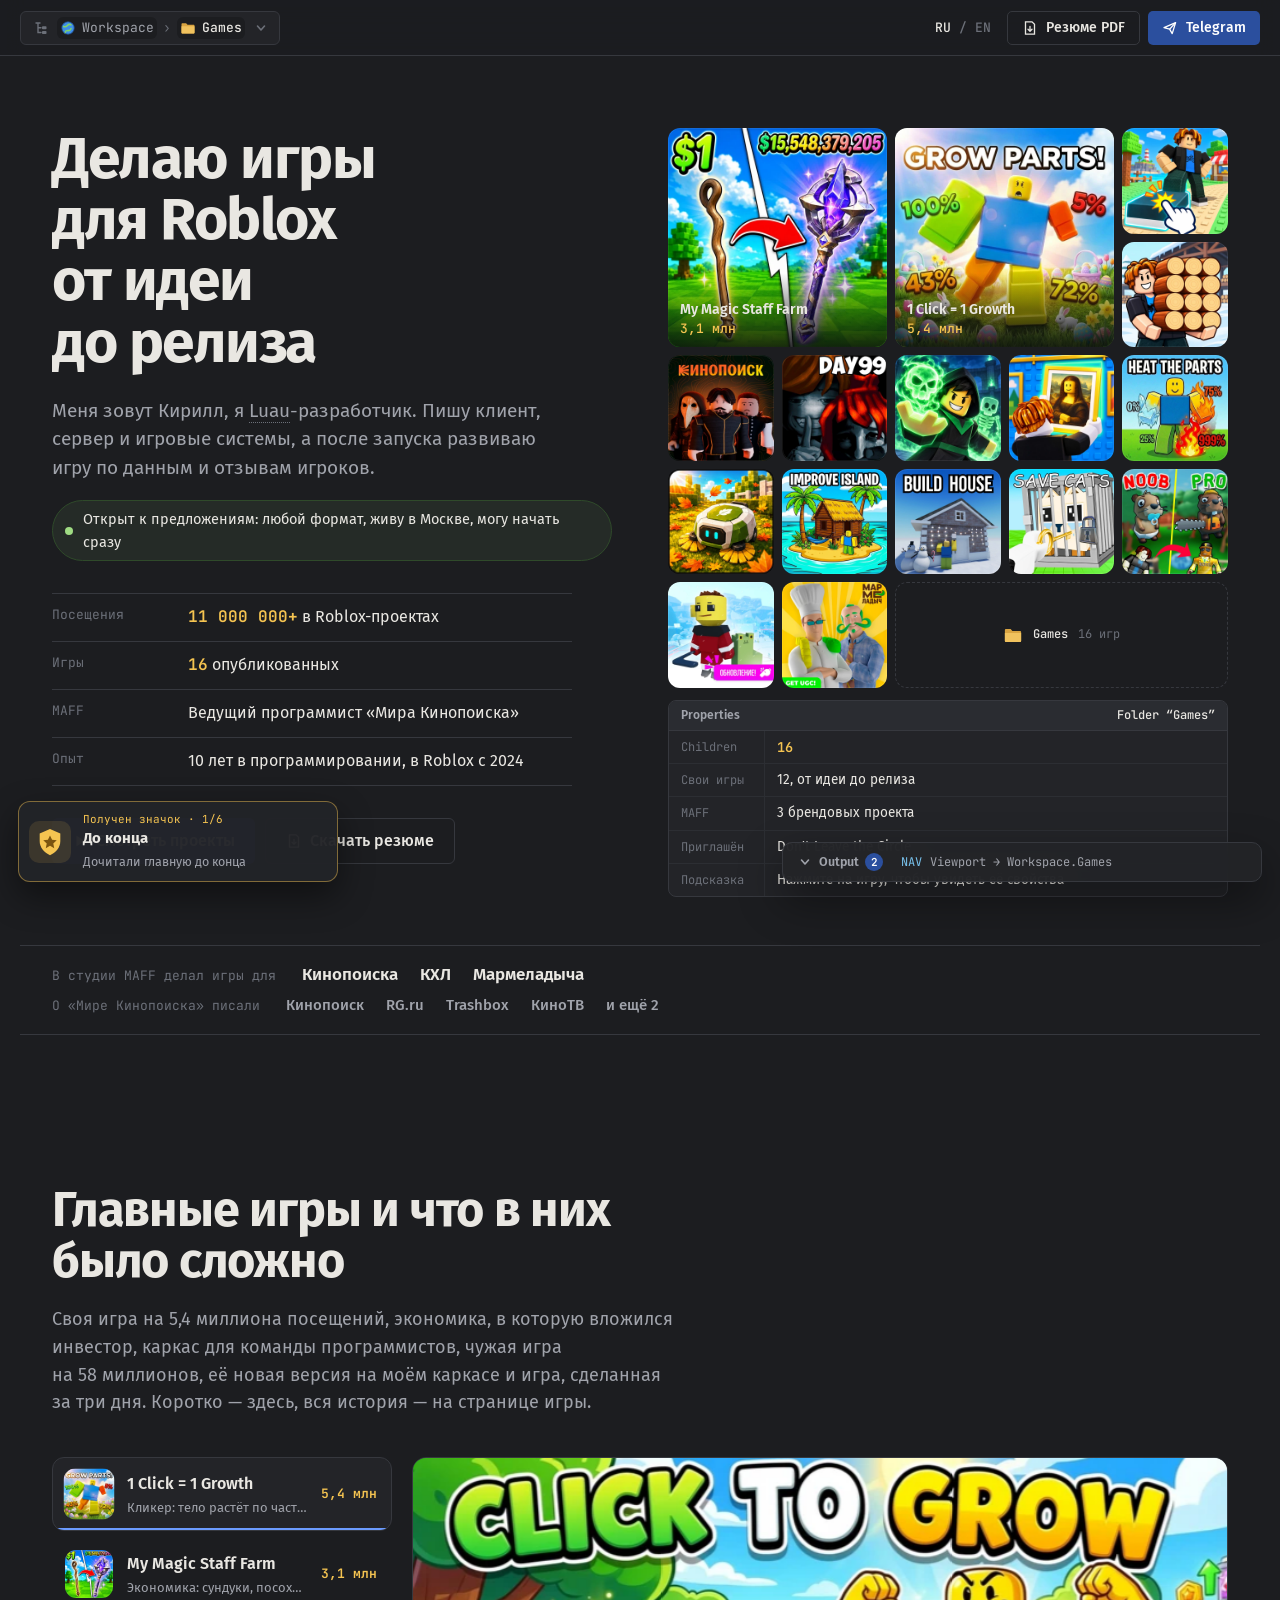
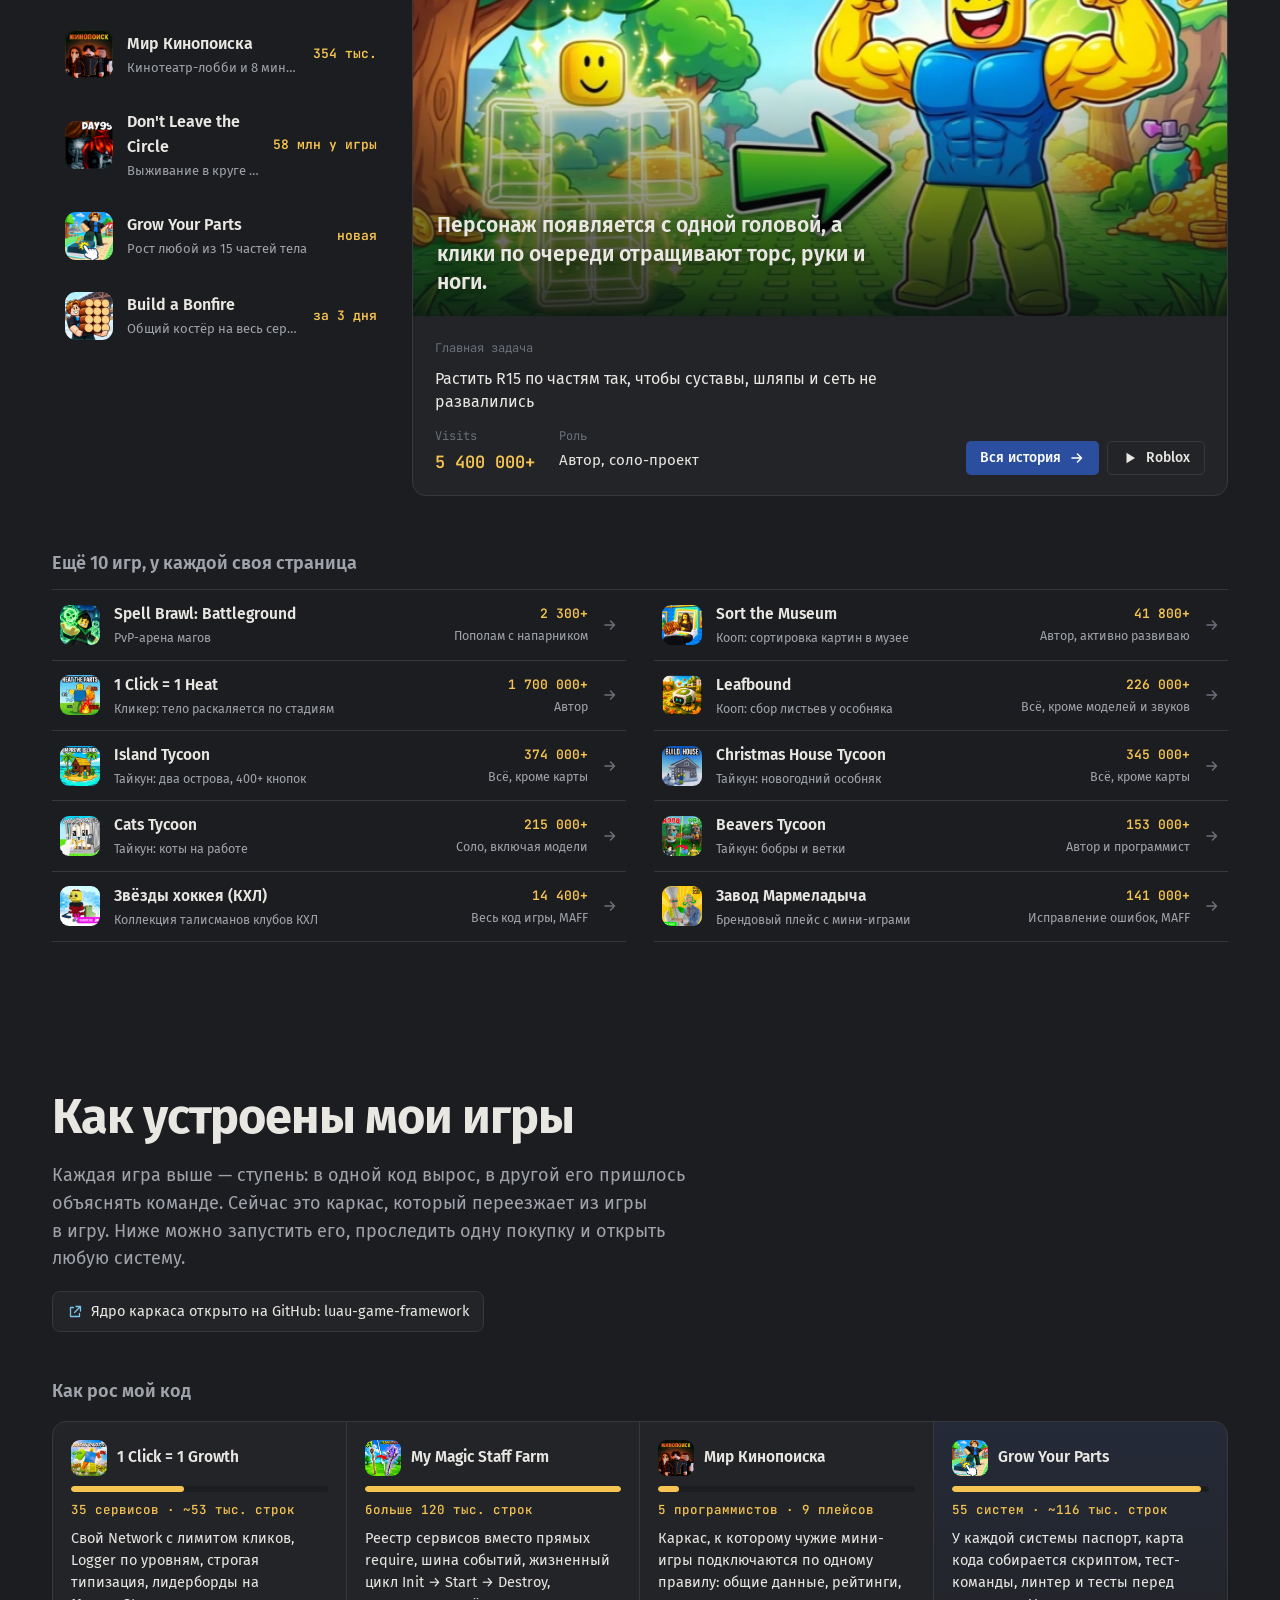
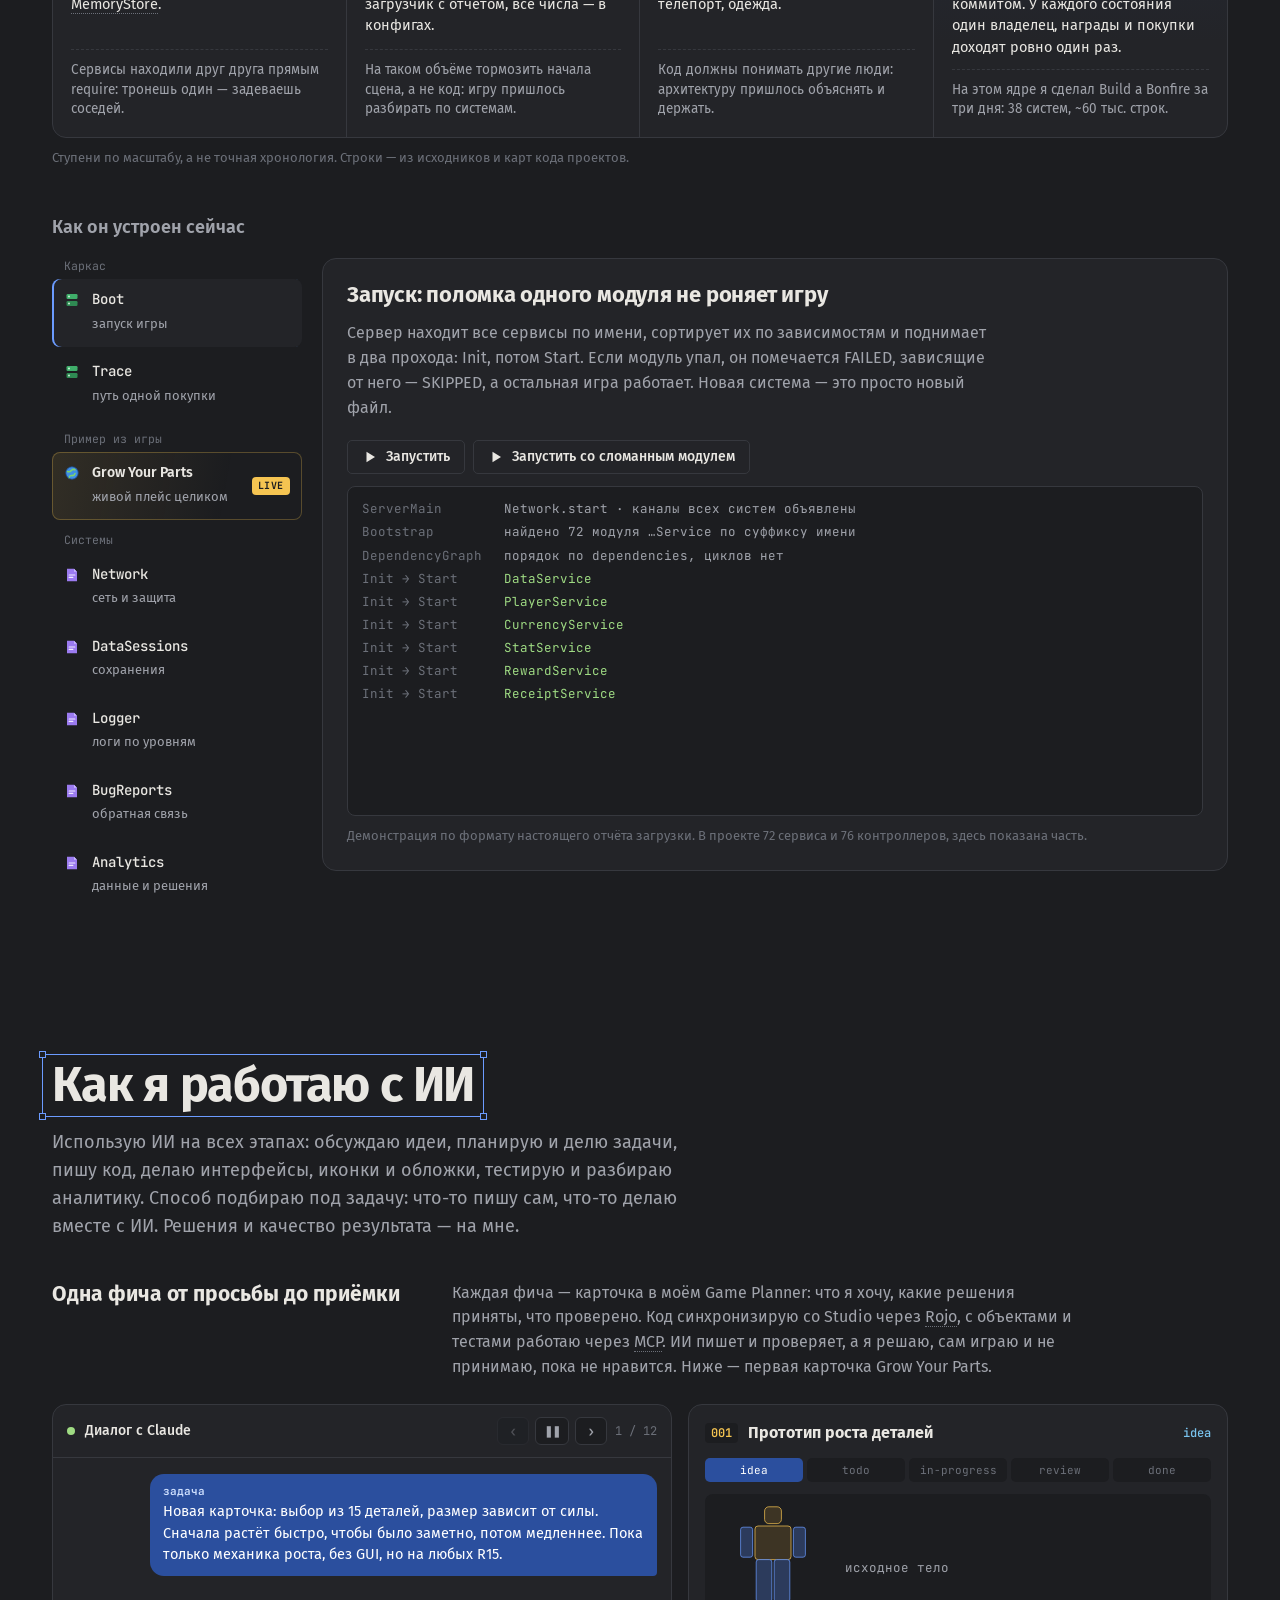
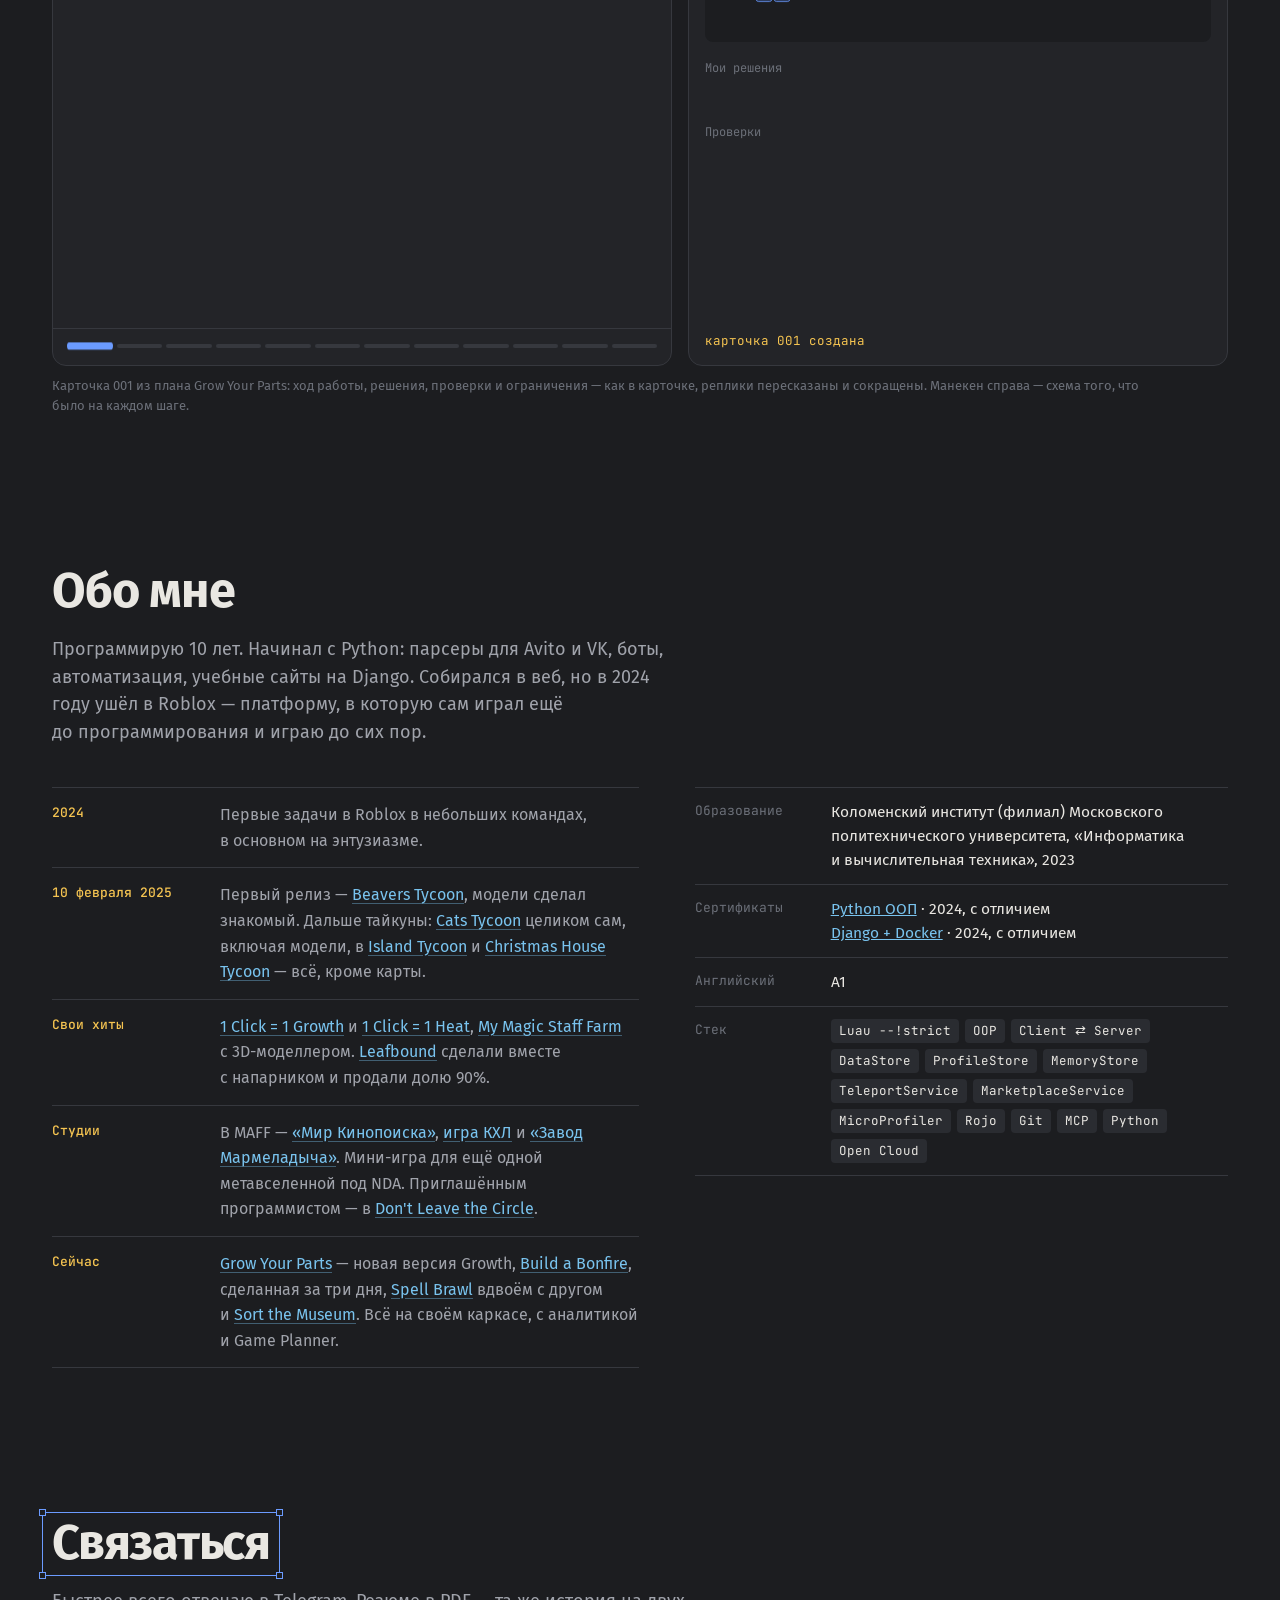
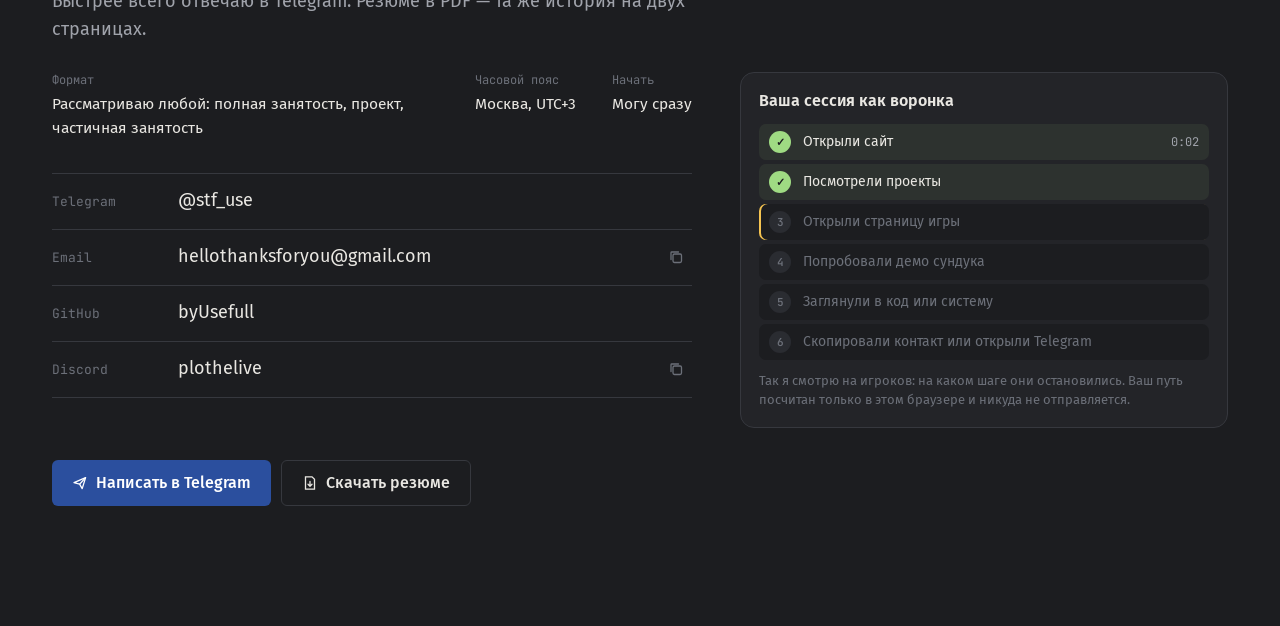
<file: index.html>
<!doctype html>
<html lang="ru">
<head>
<meta charset="utf-8">
<meta name="viewport" content="width=device-width, initial-scale=1">
<title>Кирилл Скорик — Roblox / Luau-разработчик</title>
<meta name="description" content="Roblox / Luau-разработчик: игры целиком, от идеи и архитектуры до релиза. 16 опубликованных игр, больше 11 млн посещений.">
<meta name="theme-color" content="#1c1d20">
<link rel="icon" href="assets/favicon.svg" type="image/svg+xml">
<meta property="og:type" content="website">
<meta property="og:site_name" content="Кирилл Скорик — Roblox / Luau">
<meta property="og:title" content="Кирилл Скорик — Roblox / Luau-разработчик">
<meta property="og:description" content="Игры для Roblox от идеи до релиза: 16 опубликованных игр, больше 11 млн посещений, ведущий программист «Мира Кинопоиска» в MAFF.">
<meta property="og:image" content="https://byusefull.github.io/assets/og.jpg">
<meta property="og:image:width" content="1200">
<meta property="og:image:height" content="630">
<meta property="og:url" content="https://byusefull.github.io/">
<meta name="twitter:card" content="summary_large_image">
<link rel="stylesheet" href="styles.css">
<link rel="stylesheet" href="sections.css">
</head>
<body data-page="home">
<main id="main" tabindex="-1">

  <!-- ============ Первый экран ============ -->
  <section class="hero" id="top" data-path="Workspace" data-obj="Frame &quot;Hero&quot;">
    <div class="hero-text">
      <h1 data-i18n="hero.h1">Делаю игры для&nbsp;Roblox от&nbsp;идеи до&nbsp;релиза</h1>
      <p class="intro" data-i18n="hero.intro">Меня зовут Кирилл, я&nbsp;Luau-разработчик. Пишу клиент, сервер и&nbsp;игровые системы, а&nbsp;после запуска развиваю игру по&nbsp;данным и&nbsp;отзывам игроков.</p>
      <p class="avail"><span class="avail-dot" aria-hidden="true"></span><span data-i18n="hero.avail">Открыт к&nbsp;предложениям: любой формат, живу в&nbsp;Москве, могу начать сразу</span></p>
      <dl class="facts">
        <div><dt data-i18n="f.visits">Посещения</dt><dd><b class="num" data-count="11 000 000+">11 000 000+</b> <span data-i18n="f.visitsNote">в&nbsp;Roblox-проектах</span></dd></div>
        <div><dt data-i18n="f.games">Игры</dt><dd><b class="num">16</b> <span data-i18n="f.gamesNote">опубликованных</span></dd></div>
        <div><dt>MAFF</dt><dd data-i18n="f.maff">Ведущий программист «Мира&nbsp;Кинопоиска»</dd></div>
        <div><dt data-i18n="f.exp">Опыт</dt><dd data-i18n="f.expNote">10&nbsp;лет в&nbsp;программировании, в&nbsp;Roblox с&nbsp;2024</dd></div>
      </dl>
      <div class="hero-actions">
        <a class="btn-solid big" href="#projects" data-go="projects"><svg class="ic"><use href="#i-play"/></svg><span data-i18n="hero.cta">Смотреть проекты</span></a>
        <a class="btn-ghost big" href="assets/Kirill_Skorik_Roblox_Developer.pdf" download data-net="Download Kirill_Skorik_Roblox_Developer.pdf (88 KB)"><svg class="ic"><use href="#i-pdf"/></svg><span data-i18n="hero.pdf">Скачать резюме</span></a>
      </div>
    </div>
    <div class="hero-games" id="games" data-path="Workspace.Games">
      <ul class="mosaic" aria-label="Опубликованные игры"></ul>
      <div class="inspect" aria-live="polite">
        <div class="inspect-head"><span>Properties</span><span class="inspect-target" id="inspTarget"></span></div>
        <dl class="inspect-rows" id="inspRows"></dl>
      </div>
    </div>
  </section>

  <!-- ============ Бренды и пресса ============ -->
  <section class="brands" aria-label="Бренды и публикации">
    <div class="brands-row">
      <span class="brands-k" data-i18n="br.k">В&nbsp;студии MAFF делал игры для</span>
      <a href="game.html?g=kinopoisk" data-i18n="br.kp">Кинопоиска</a>
      <a href="game.html?g=khl" data-i18n="br.khl">КХЛ</a>
      <a href="game.html?g=marmelad" data-i18n="br.mar">Мармеладыча</a>
    </div>
    <div class="brands-row">
      <span class="brands-k" data-i18n="br.press">О&nbsp;«Мире Кинопоиска» писали</span>
      <a href="https://www.kinopoisk.ru/media/article/4011285/" target="_blank" rel="noopener" data-net="Open kinopoisk.ru/media/article/4011285">Кинопоиск</a>
      <a href="https://rg.ru/2025/06/03/kinopoisk-zapustil-igrovoe-fandom-prostranstvo-v-roblox.html" target="_blank" rel="noopener" data-net="Open rg.ru">RG.ru</a>
      <a href="https://trashbox.ru/link/2025-06-03-mini-igry-kinopoisk-v-roblox" target="_blank" rel="noopener" data-net="Open trashbox.ru">Trashbox</a>
      <a href="https://kinotv.ru/read/news/geroi-eterny-i-nekiy-sekretnyy-gost-popolnyat-mir-kinopoiska-v-roblox/" target="_blank" rel="noopener" data-net="Open kinotv.ru">КиноТВ</a>
      <a href="game.html?g=kinopoisk#press" data-i18n="br.more">и&nbsp;ещё 2</a>
    </div>
  </section>

  <!-- ============ Проекты: витрина ============ -->
  <section class="block" id="projects" data-path="Workspace.Games">
    <header class="section-head">
      <h2 data-i18n="proj.h">Главные игры и&nbsp;что в&nbsp;них было сложно</h2>
      <p data-i18n="proj.text">Своя игра на&nbsp;5,4&nbsp;миллиона посещений, экономика, в&nbsp;которую вложился инвестор, каркас для команды программистов, чужая игра на&nbsp;58&nbsp;миллионов, её&nbsp;новая версия на&nbsp;моём каркасе и&nbsp;игра, сделанная за&nbsp;три дня. Коротко&nbsp;— здесь, вся история&nbsp;— на&nbsp;странице игры.</p>
    </header>
    <div class="show" id="show"></div>
    <div class="more" id="more"></div>
  </section>

  <!-- ============ Как устроены мои игры ============ -->
  <section class="block" id="systems" data-path="ServerScriptService">
    <header class="section-head">
      <h2 data-i18n="sys.h">Как устроены мои игры</h2>
      <p data-i18n="sys.text">Каждая игра выше&nbsp;— ступень: в&nbsp;одной код вырос, в&nbsp;другой его пришлось объяснять команде. Сейчас это каркас, который переезжает из&nbsp;игры в&nbsp;игру. Ниже можно запустить его, проследить одну покупку и&nbsp;открыть любую систему.</p>
    </header>
    <p class="gh-link"><a href="https://github.com/byUsefull/luau-game-framework" target="_blank" rel="noopener" data-net="Open github.com/byUsefull/luau-game-framework"><svg class="ic"><use href="#i-link"/></svg><span data-i18n="sys.gh">Ядро каркаса открыто на GitHub: luau-game-framework</span></a></p>
    <h3 class="sub-h" data-i18n="sys.evo">Как рос мой код</h3>
    <div data-widget="evolve"></div>
    <h3 class="sub-h" data-i18n="sys.lab">Как он устроен сейчас</h3>
    <div class="mods" id="mods"></div>
  </section>

  <!-- ============ Работа с ИИ ============ -->
  <section class="block" id="ai" data-path="TextChatService">
    <header class="section-head">
      <h2 data-i18n="ai.h">Как я&nbsp;работаю с&nbsp;ИИ</h2>
      <p data-i18n="ai.text">Использую ИИ на&nbsp;всех этапах: обсуждаю идеи, планирую и&nbsp;делю задачи, пишу код, делаю интерфейсы, иконки и&nbsp;обложки, тестирую и&nbsp;разбираю аналитику. Способ подбираю под&nbsp;задачу: что-то пишу сам, что-то делаю вместе с&nbsp;ИИ. Решения и&nbsp;качество результата&nbsp;— на&nbsp;мне.</p>
    </header>
    <div class="planner" id="planner"></div>
  </section>

  <!-- ============ Обо мне ============ -->
  <section class="block" id="about" data-path="Players.Kirill">
    <header class="section-head">
      <h2 data-i18n="about.h">Обо мне</h2>
      <p data-i18n="about.text">Программирую 10&nbsp;лет. Начинал с&nbsp;Python: парсеры для Avito и&nbsp;VK, боты, автоматизация, учебные сайты на&nbsp;Django. Собирался в&nbsp;веб, но&nbsp;в&nbsp;2024 году ушёл в&nbsp;Roblox&nbsp;— платформу, в&nbsp;которую сам играл ещё до&nbsp;программирования и&nbsp;играю до&nbsp;сих пор.</p>
    </header>
    <div class="about-grid">
      <ol class="journey">
        <li><span class="journey-when">2024</span><p data-i18n="path.1">Первые задачи в&nbsp;Roblox в&nbsp;небольших командах, в&nbsp;основном на&nbsp;энтузиазме.</p></li>
        <li><span class="journey-when" data-i18n="path.2w">10&nbsp;февраля 2025</span><p data-i18n="path.2">Первый релиз&nbsp;— <a href="game.html?g=beavers">Beavers Tycoon</a>, модели сделал знакомый. Дальше тайкуны: <a href="game.html?g=cats">Cats Tycoon</a> целиком сам, включая модели, в&nbsp;<a href="game.html?g=island">Island Tycoon</a> и&nbsp;<a href="game.html?g=christmas">Christmas House Tycoon</a>&nbsp;— всё, кроме карты.</p></li>
        <li><span class="journey-when" data-i18n="path.3w">Свои хиты</span><p data-i18n="path.3"><a href="game.html?g=growth">1&nbsp;Click = 1&nbsp;Growth</a> и&nbsp;<a href="game.html?g=heat">1&nbsp;Click = 1&nbsp;Heat</a>, <a href="game.html?g=staff">My Magic Staff Farm</a> с&nbsp;3D-моделлером. <a href="game.html?g=leaf">Leafbound</a> сделали вместе с&nbsp;напарником и&nbsp;продали долю 90%.</p></li>
        <li><span class="journey-when" data-i18n="path.4w">Студии</span><p data-i18n="path.4">В&nbsp;MAFF&nbsp;— <a href="game.html?g=kinopoisk">«Мир Кинопоиска»</a>, <a href="game.html?g=khl">игра КХЛ</a> и&nbsp;<a href="game.html?g=marmelad">«Завод Мармеладыча»</a>. Мини-игра для ещё одной метавселенной под NDA. Приглашённым программистом&nbsp;— в&nbsp;<a href="game.html?g=circle">Don't Leave the Circle</a>.</p></li>
        <li><span class="journey-when" data-i18n="path.5w">Сейчас</span><p data-i18n="path.5"><a href="game.html?g=gyp">Grow Your Parts</a>&nbsp;— новая версия Growth, <a href="game.html?g=bonfire">Build a&nbsp;Bonfire</a>, сделанная за&nbsp;три дня, <a href="game.html?g=spell">Spell Brawl</a> вдвоём с&nbsp;другом и&nbsp;<a href="game.html?g=sort">Sort the Museum</a>. Всё на&nbsp;своём каркасе, с&nbsp;аналитикой и&nbsp;Game Planner.</p></li>
      </ol>
      <dl class="about-facts">
        <div><dt data-i18n="ab.edu">Образование</dt><dd data-i18n="ab.eduV">Коломенский институт (филиал) Московского политехнического университета, «Информатика и&nbsp;вычислительная техника», 2023</dd></div>
        <div><dt data-i18n="ab.cert">Сертификаты</dt><dd><a href="https://stepik.org/cert/2580477" target="_blank" rel="noopener" data-net="Open stepik.org/cert/2580477" data-i18n="ab.py">Python ООП</a> <span data-i18n="ab.cert1">· 2024, с&nbsp;отличием</span><br><a href="https://stepik.org/cert/2603655" target="_blank" rel="noopener" data-net="Open stepik.org/cert/2603655">Django + Docker</a> <span data-i18n="ab.cert2">· 2024, с&nbsp;отличием</span></dd></div>
        <div><dt data-i18n="ab.en">Английский</dt><dd>A1</dd></div>
        <div><dt data-i18n="ab.stack">Стек</dt><dd class="stack"><span>Luau --!strict</span><span>OOP</span><span>Client ⇄ Server</span><span>DataStore</span><span>ProfileStore</span><span>MemoryStore</span><span>TeleportService</span><span>MarketplaceService</span><span>MicroProfiler</span><span>Rojo</span><span>Git</span><span>MCP</span><span>Python</span><span>Open Cloud</span></dd></div>
      </dl>
    </div>
  </section>

  <!-- ============ Контакты ============ -->
  <section class="block contact" id="contact" data-path="Contact">
    <header class="section-head">
      <h2 data-i18n="ct.h">Связаться</h2>
      <p data-i18n="ct.text">Быстрее всего отвечаю в&nbsp;Telegram. Резюме в&nbsp;PDF&nbsp;— та&nbsp;же история на&nbsp;двух страницах.</p>
    </header>
    <div class="contact-grid"><div>
    <dl class="seek">
      <div><dt data-i18n="sk.fmt">Формат</dt><dd data-i18n="sk.fmtV">Рассматриваю любой: полная занятость, проект, частичная занятость</dd></div>
      <div><dt data-i18n="sk.tz">Часовой пояс</dt><dd data-i18n="sk.tzV">Москва, UTC+3</dd></div>
      <div><dt data-i18n="sk.start">Начать</dt><dd data-i18n="sk.startV">Могу сразу</dd></div>
    </dl>
    <ul class="contacts">
      <li><span class="c-key">Telegram</span><a href="https://t.me/stf_use" target="_blank" rel="noopener" data-net="Open t.me/stf_use">@stf_use</a></li>
      <li><span class="c-key">Email</span><a href="mailto:hellothanksforyou@gmail.com" data-net="Open mailto:hellothanksforyou@gmail.com">hellothanksforyou@gmail.com</a><button type="button" class="copy" data-copy="hellothanksforyou@gmail.com" aria-label="Скопировать email"><svg class="ic"><use href="#i-copy"/></svg></button></li>
      <li><span class="c-key">GitHub</span><a href="https://github.com/byUsefull" target="_blank" rel="noopener" data-net="Open github.com/byUsefull">byUsefull</a></li>
      <li><span class="c-key">Discord</span><span class="c-val">plothelive</span><button type="button" class="copy" data-copy="plothelive" aria-label="Скопировать ник Discord"><svg class="ic"><use href="#i-copy"/></svg></button></li>
    </ul>
    </div>
    <aside class="visit-wrap">
      <h3 data-i18n="vf.h">Ваша сессия как воронка</h3>
      <div data-widget="visit"></div>
    </aside>
    </div>
    <div class="contact-actions">
      <a class="btn-solid big" href="https://t.me/stf_use" target="_blank" rel="noopener" data-net="Open t.me/stf_use"><svg class="ic"><use href="#i-send"/></svg><span data-i18n="ct.tg">Написать в&nbsp;Telegram</span></a>
      <a class="btn-ghost big" href="assets/Kirill_Skorik_Roblox_Developer.pdf" download data-net="Download Kirill_Skorik_Roblox_Developer.pdf (88 KB)"><svg class="ic"><use href="#i-pdf"/></svg><span data-i18n="hero.pdf">Скачать резюме</span></a>
    </div>
  </section>
</main>

<script src="data.js"></script>
<script src="i18n.js"></script>
<script src="placetree.js"></script>
<script src="core.js"></script>
<script src="widgets.js"></script>
<script src="home.js"></script>
</body>
</html>
</file>
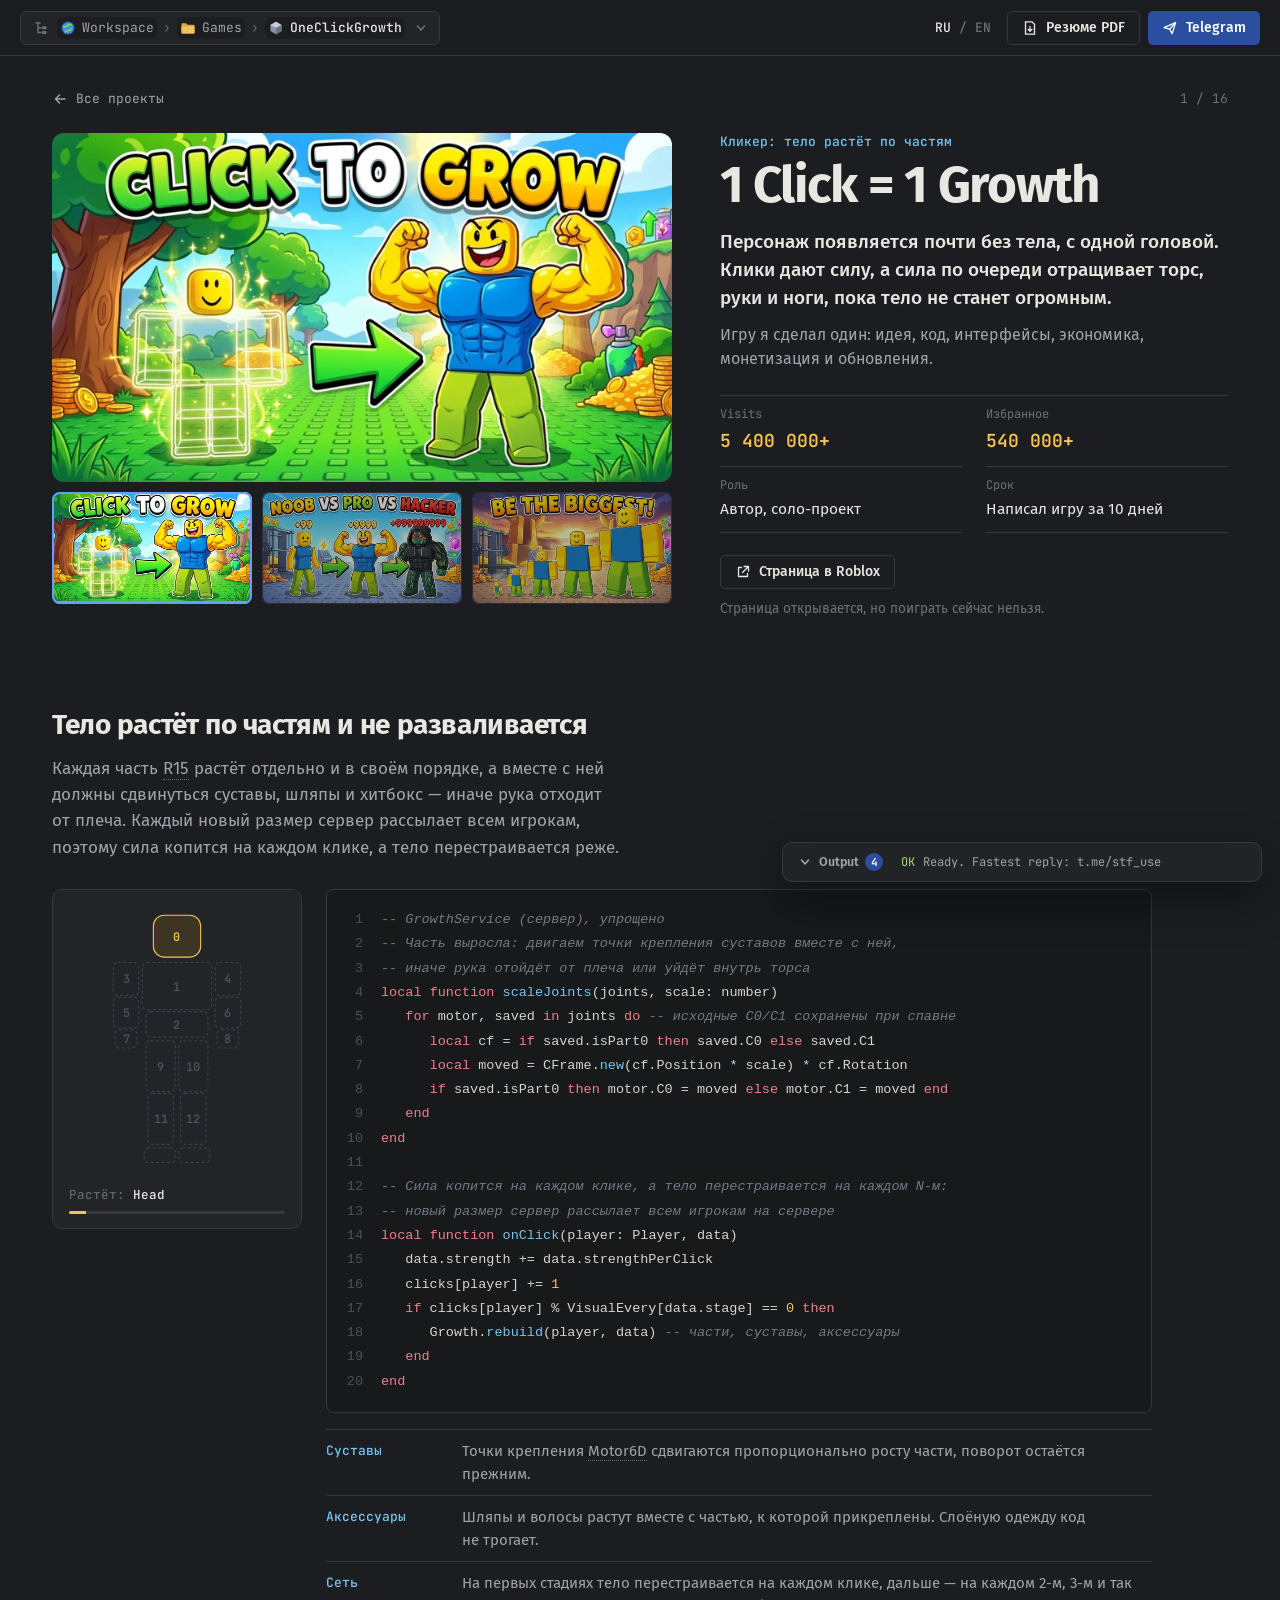
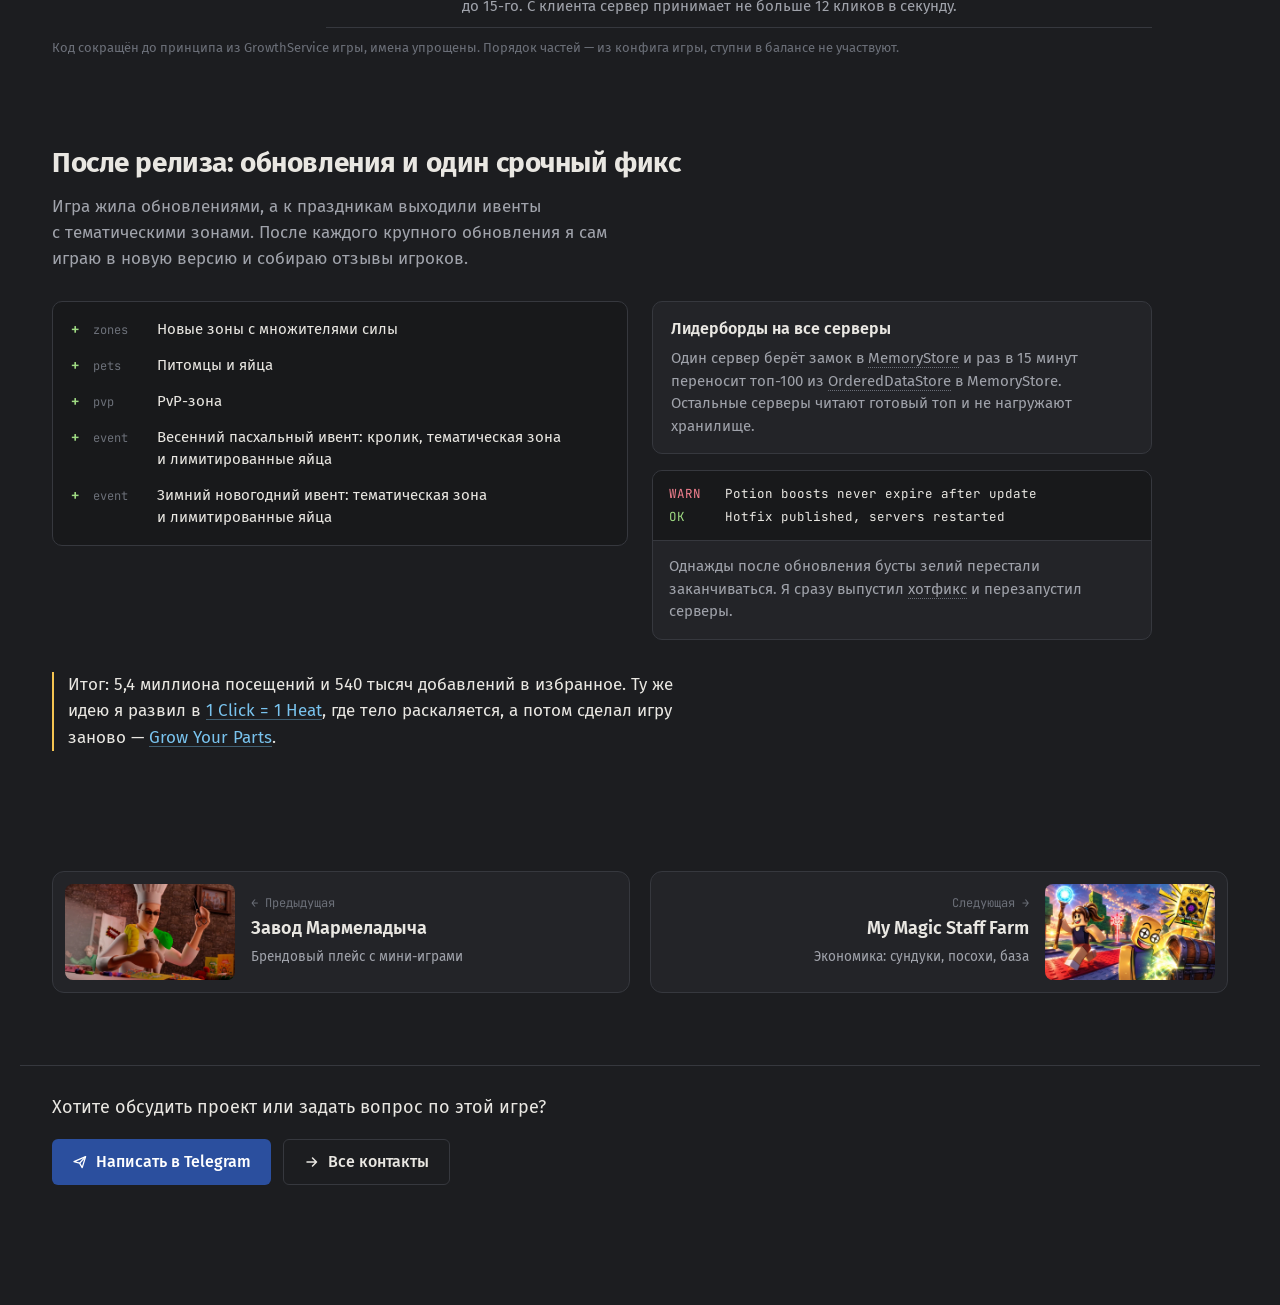
<file: game.html>
<!doctype html>
<html lang="ru">
<head>
<meta charset="utf-8">
<meta name="viewport" content="width=device-width, initial-scale=1">
<title>Игра — Кирилл Скорик, Roblox-разработчик</title>
<meta name="description" content="Подробная история игры: что видит игрок, где была сложность, что я сделал и чем закончилось.">
<meta name="theme-color" content="#1c1d20">
<link rel="icon" href="assets/favicon.svg" type="image/svg+xml">
<meta property="og:type" content="website">
<meta property="og:site_name" content="Кирилл Скорик — Roblox / Luau">
<meta property="og:title" content="Кирилл Скорик — Roblox / Luau-разработчик">
<meta property="og:description" content="Игры для Roblox от идеи до релиза: 16 опубликованных игр, больше 11 млн посещений, ведущий программист «Мира Кинопоиска» в MAFF.">
<meta property="og:image" content="https://byusefull.github.io/assets/og.jpg">
<meta property="og:image:width" content="1200">
<meta property="og:image:height" content="630">
<meta property="og:url" content="https://byusefull.github.io/">
<meta name="twitter:card" content="summary_large_image">
<link rel="stylesheet" href="styles.css">
<link rel="stylesheet" href="sections.css">
<link rel="stylesheet" href="game.css">
</head>
<body data-page="game">
<main id="main" tabindex="-1"></main>
<script src="data.js"></script>
<script src="content.js"></script>
<script src="i18n.js"></script>
<script src="core.js"></script>
<script src="widgets.js"></script>
<script src="game.js"></script>
</body>
</html>
</file>
<file: styles.css>
/* ============ Шрифты ============ */
@font-face { font-family: "JB"; src: url("assets/fonts/JetBrainsMono-Variable.ttf") format("truetype"); font-weight: 100 800; font-display: swap; }
@font-face { font-family: "Fira"; src: url("assets/fonts/FiraSans-Regular.ttf") format("truetype"); font-weight: 400; font-display: swap; }
@font-face { font-family: "Fira"; src: url("assets/fonts/FiraSans-Medium.ttf") format("truetype"); font-weight: 500; font-display: swap; }
@font-face { font-family: "Fira"; src: url("assets/fonts/FiraSans-SemiBold.ttf") format("truetype"); font-weight: 600; font-display: swap; }
@font-face { font-family: "Fira"; src: url("assets/fonts/FiraSans-Bold.ttf") format("truetype"); font-weight: 700; font-display: swap; }

/* ============ Токены ============
   Палитра из тёмной темы Studio и подсветки Luau:
   числа золотые, строки зелёные, ключевые слова розовые, функции голубые. */
:root {
  --bg: #1c1d20;
  --panel: #232428;
  --panel-2: #2a2c31;
  --rule: #36383e;
  --text: #e9e7e2;
  --dim: #a0a3ab;
  --faint: #6c7079;
  --select: #2b4f9e;
  --select-line: #6b9bff;
  --hover: #2d3038;
  --num: #f5c451;
  --str: #9fdb83;
  --kw: #f07f8e;
  --fn: #79c3ee;
  --cm: #737a86;
  --input: #c8a6ff;

  --mono: "JB", ui-monospace, Consolas, monospace;
  --sans: "Fira", "Segoe UI", system-ui, sans-serif;
  --ease: cubic-bezier(.2,.7,.2,1);
  --out-h: 38px;
}

* { box-sizing: border-box; }
html { scroll-behavior: smooth; scroll-padding-top: 72px; }
body {
  margin: 0; padding-bottom: 80px;
  background: var(--bg); color: var(--text);
  font: 400 17px/1.55 var(--sans);
  -webkit-font-smoothing: antialiased;
}
::selection { background: rgba(107,155,255,.35); }
button { font: inherit; color: inherit; background: none; border: 0; padding: 0; cursor: pointer; }
a { color: inherit; }
img { display: block; max-width: 100%; height: auto; }
.num { color: var(--num); font-family: var(--mono); font-weight: 600; font-variant-numeric: tabular-nums; }
.ic { width: 16px; height: 16px; flex: none; }
:focus-visible { outline: 2px solid var(--select-line); outline-offset: 2px; border-radius: 3px; }
.skip { position: absolute; left: -999px; top: 8px; z-index: 60; background: var(--select); padding: 8px 12px; }
.skip:focus { left: 8px; }

/* ============ Кнопки ============ */
.btn-solid, .btn-ghost {
  display: inline-flex; align-items: center; gap: 8px;
  height: 34px; padding: 0 14px; border-radius: 5px;
  font: 500 14px/1 var(--sans); text-decoration: none; white-space: nowrap;
  transition: background .15s, border-color .15s;
}
.btn-solid { background: var(--select); color: #fff; }
.btn-solid:hover { background: #3461c4; }
.btn-ghost { border: 1px solid var(--rule); }
.btn-ghost:hover { border-color: var(--faint); background: var(--hover); }
.big { height: 46px; padding: 0 20px; font-size: 16px; border-radius: 6px; }

/* ============ Верхняя панель ============ */
.topbar {
  position: sticky; top: 0; z-index: 40;
  display: flex; align-items: center; justify-content: space-between; gap: 16px;
  height: 56px; padding: 0 20px;
  background: rgba(28,29,32,.88); backdrop-filter: blur(12px);
  border-bottom: 1px solid var(--rule);
}
.who { display: flex; align-items: center; gap: 10px; text-decoration: none; font: 600 15px/1 var(--sans); }
.who-dot { width: 9px; height: 9px; border-radius: 50%; background: var(--str); box-shadow: 0 0 0 3px rgba(159,219,131,.15); }
.top-actions { justify-self: end; display: flex; align-items: center; gap: 8px; }
.lang { font: 500 13px/1 var(--mono); padding: 8px; }
.lang span { color: var(--faint); }

.path-wrap { position: relative; }
.path {
  display: flex; align-items: center; gap: 8px; height: 34px; max-width: 46vw; padding: 0 10px 0 12px;
  border: 1px solid var(--rule); border-radius: 6px; background: var(--panel);
  font: 400 13px/1 var(--mono); color: var(--dim);
}
.path:hover { border-color: var(--faint); }
.path > .ic:first-child { color: var(--faint); }
.path-text { display: flex; align-items: center; gap: 6px; overflow: hidden; white-space: nowrap; }
.path-text i { font-style: normal; color: var(--faint); }
.path-text b { font-weight: 500; color: var(--text); }
.path-text .seg-in { animation: segIn .3s var(--ease); }
@keyframes segIn { from { opacity: 0; transform: translateX(-4px); } }
.path .chev { color: var(--faint); transition: transform .2s var(--ease); }
.path[aria-expanded="true"] .chev { transform: rotate(180deg); }

/* Explorer */
.explorer {
  position: absolute; left: 0; top: calc(100% + 8px);
  width: 340px; max-height: min(70vh, 620px); overflow-y: auto; padding: 6px 0;
  background: var(--panel); border: 1px solid var(--rule); border-radius: 8px;
  box-shadow: 0 24px 50px rgba(0,0,0,.45);
  animation: drop .18s var(--ease);
}
@keyframes drop { from { opacity: 0; transform: translateY(-6px); } }
.tree, .tree ul { list-style: none; margin: 0; padding: 0; }
.row {
  position: relative; display: flex; align-items: center; gap: 6px; width: 100%;
  height: 28px; padding-right: 12px; text-align: left;
  font: 400 13px/1 var(--sans); white-space: nowrap;
}
.row:hover:not(:disabled) { background: var(--hover); }
.row em { margin-left: auto; padding-left: 12px; font-style: normal; font-size: 12px; color: var(--faint); }
.row .caret { width: 14px; height: 14px; color: var(--faint); transform: rotate(90deg); }
.caret-gap { width: 14px; flex: none; }
.lvl0 { padding-left: 8px; } .lvl1 { padding-left: 24px; } .lvl2 { padding-left: 54px; }
.row.is-sel { background: var(--select); }
.row.is-sel em { color: #c9d6f5; }
.row .thumb { width: 16px; height: 16px; border-radius: 3px; object-fit: cover; }
.soon .row { color: var(--faint); cursor: default; }
.soon .row .ic { opacity: .45; }
.tree-foot { margin: 6px 12px 4px; font-size: 12px; color: var(--faint); }

/* ============ Первый экран ============ */
main { outline: none; }
.hero {
  max-width: 1240px; margin: 0 auto; padding: 72px 32px 40px;
  display: grid; grid-template-columns: minmax(0, 1fr) minmax(0, 560px); gap: 56px; align-items: start;
}
h1 {
  margin: 0; max-width: 14ch;
  font: 700 clamp(40px, 4.6vw, 64px)/1.04 var(--sans); letter-spacing: -.025em;
}
.intro { margin: 24px 0 0; max-width: 46ch; font-size: 19px; line-height: 1.5; color: var(--dim); }

.facts { margin: 32px 0 0; max-width: 520px; border-top: 1px solid var(--rule); }
.facts div { display: grid; grid-template-columns: 120px 1fr; gap: 16px; padding: 11px 0; border-bottom: 1px solid var(--rule); }
.facts dt { font: 400 13px/1.6 var(--mono); color: var(--faint); }
.facts dd { margin: 0; font-size: 16px; }
.facts .num { font-size: 16px; }
.hero-actions { display: flex; flex-wrap: wrap; gap: 10px; margin-top: 32px; }

/* Мозаика игр */
.mosaic {
  list-style: none; margin: 0; padding: 0;
  display: grid; grid-template-columns: repeat(5, 1fr); gap: 8px; grid-auto-flow: dense;
}
.hero-games { container-type: inline-size; }
.mosaic { grid-auto-rows: calc((100cqw - 32px) / 5); }
.mosaic li { min-width: 0; }
.mosaic li.feat { grid-column: span 2; grid-row: span 2; }
.mosaic li.folder-li { grid-column: span 3; }
.mosaic li.folder-li .folder-tile { flex-direction: row; align-items: center; gap: 10px; }
@media (max-width: 760px) { .mosaic li.folder-li { grid-column: span 2; } }
.tile {
  position: relative; display: block; width: 100%; height: 100%;
  border-radius: 12px; overflow: hidden;
  outline: 1px solid rgba(255,255,255,.07); outline-offset: -1px;
  transition: transform .2s var(--ease), filter .2s;
}
.tile img { width: 100%; height: 100%; object-fit: cover; transition: transform .4s var(--ease); }
.tile:hover img { transform: scale(1.04); }
.tile[aria-pressed="true"] { box-shadow: 0 0 0 2px var(--bg), 0 0 0 4px var(--select-line); }
.mosaic.has-sel .tile[aria-pressed="false"] { filter: saturate(.55) brightness(.75); }
.mosaic.has-sel .tile[aria-pressed="false"]:hover { filter: none; }
.tile-cap {
  position: absolute; left: 0; right: 0; bottom: 0; padding: 28px 12px 10px; text-align: left;
  background: linear-gradient(transparent, rgba(10,11,13,.85));
  font: 600 14px/1.25 var(--sans);
}
.tile-cap .num { display: block; font-size: 13px; font-weight: 500; margin-top: 2px; }
.folder-tile {
  display: flex; flex-direction: column; justify-content: center; gap: 4px; height: 100%; padding: 10px;
  border-radius: 12px; border: 1px dashed var(--rule); font: 400 12px/1.3 var(--mono); color: var(--faint);
}
.folder-tile .ic { width: 20px; height: 20px; }
.folder-tile b { color: var(--text); font-weight: 500; }

.inspect { margin-top: 12px; border: 1px solid var(--rule); border-radius: 8px; background: var(--panel); overflow: hidden; }
.inspect-head { display: flex; justify-content: space-between; gap: 12px; height: 30px; align-items: center; padding: 0 12px; background: var(--panel-2); border-bottom: 1px solid var(--rule); font: 600 12px/1 var(--sans); color: var(--dim); }
.inspect-target { font: 500 12px/1 var(--mono); color: var(--text); overflow: hidden; text-overflow: ellipsis; white-space: nowrap; }
.inspect-rows { margin: 0; display: grid; grid-template-columns: 96px 1fr; }
.inspect-rows dt, .inspect-rows dd { margin: 0; padding: 7px 12px; border-bottom: 1px solid #2c2e33; font-size: 13.5px; line-height: 1.35; }
.inspect-rows dt { font: 400 12px/1.5 var(--mono); color: var(--faint); border-right: 1px solid #2c2e33; }
.inspect-rows dt:nth-last-child(2), .inspect-rows dd:last-child { border-bottom: 0; }
.inspect-rows a { color: var(--fn); }
.inspect-rows.flash dd { animation: propFlash .6s var(--ease); }
@keyframes propFlash { from { background: rgba(107,155,255,.16); } }

/* ============ Кейс ============ */
.case { max-width: 1240px; margin: 120px auto 0; padding: 0 32px; }
.case-top { display: grid; grid-template-columns: minmax(0, 600px) minmax(0, 1fr); gap: 56px; align-items: start; }
.cover { margin: 0; display: grid; gap: 10px; }
.cover-main { border-radius: 12px; overflow: hidden; background: var(--panel); }
.cover-main img { width: 100%; aspect-ratio: 16/9; object-fit: cover; transition: opacity .35s var(--ease); }
.cover-main img.fade { opacity: 0; }
.cover-thumbs { display: grid; grid-template-columns: repeat(3, 1fr); gap: 10px; }
.cover-thumbs button {
  position: relative; aspect-ratio: 16/9; border-radius: 8px; overflow: hidden;
  opacity: .7; outline: 1px solid var(--rule); outline-offset: -1px;
  transition: opacity .2s, outline-color .2s;
}
.cover-thumbs button img { width: 100%; height: 100%; object-fit: cover; }
.cover-thumbs button:hover { opacity: 1; }
.cover-thumbs button[aria-pressed="true"] { opacity: 1; outline: 2px solid var(--select-line); outline-offset: -2px; }
.cover-thumbs .bar { position: absolute; left: 0; bottom: 0; height: 3px; width: 0; background: var(--select-line); }
.cover-thumbs button[aria-pressed="true"] .bar.run { animation: coverBar var(--cover-ms, 5000ms) linear forwards; }
.cover.paused .bar.run { animation-play-state: paused; }
@keyframes coverBar { to { width: 100%; } }
.case-grid { display: grid; gap: 28px; }
.case-head h2 { margin: 0; font: 700 clamp(32px, 3.4vw, 44px)/1.05 var(--sans); letter-spacing: -.025em; }
.case-lede { margin: 16px 0 0; max-width: 40ch; font: 500 19px/1.45 var(--sans); }
.case-text { margin: 18px 0 0; max-width: 60ch; color: var(--dim); }
.case-props { margin: 0; border-top: 1px solid var(--rule); display: grid; grid-template-columns: 1fr 1fr; column-gap: 24px; }
.case-props div { padding: 11px 0; border-bottom: 1px solid var(--rule); }
.case-props dt { font: 400 12px/1.3 var(--mono); color: var(--faint); }
.case-props dd { margin: 4px 0 0; font-size: 15.5px; }
.case-props dd.num { font-size: 18px; }
.case-props a { display: inline-flex; align-items: center; gap: 8px; color: var(--fn); text-decoration: none; font-weight: 500; }
.case-props a:hover { text-decoration: underline; }

.econ { margin-top: 72px; }
.econ h3, .notes h3 { margin: 0; font: 700 26px/1.2 var(--sans); letter-spacing: -.015em; }
.econ-text { margin: 12px 0 0; max-width: 62ch; color: var(--dim); }
.econ-body { display: grid; gap: 10px; margin-top: 24px; }
.econ-controls {
  display: grid; grid-template-columns: minmax(0,1.5fr) minmax(0,1fr) minmax(0,1fr) auto; gap: 24px; align-items: end;
  padding: 18px 20px; border-radius: 8px; background: var(--panel); border: 1px solid var(--rule);
}
fieldset { margin: 0; padding: 0; border: 0; min-width: 0; }
legend { padding: 0; margin-bottom: 8px; font-size: 13px; color: var(--dim); display: flex; gap: 8px; width: 100%; }
legend output { margin-left: auto; }
.seg { display: grid; grid-template-columns: repeat(3, 1fr); gap: 4px; padding: 3px; border-radius: 6px; background: var(--bg); }
.seg button { padding: 7px 4px; border-radius: 4px; font: 500 13px/1.2 var(--sans); color: var(--dim); }
.seg button span { display: block; font: 600 11px/1.2 var(--mono); color: var(--faint); }
.seg button[aria-checked="true"] { background: var(--panel-2); color: var(--text); box-shadow: inset 0 0 0 1px var(--rule); }
.seg button[aria-checked="true"] span { color: var(--num); }
input[type=range] { width: 100%; accent-color: var(--select-line); }
.toggle { display: inline-flex; align-items: center; gap: 10px; height: 38px; font-size: 14px; color: var(--dim); }
.knob { position: relative; width: 34px; height: 20px; border-radius: 10px; background: var(--bg); box-shadow: inset 0 0 0 1px var(--rule); transition: background .2s; }
.knob::after { content: ""; position: absolute; left: 3px; top: 3px; width: 14px; height: 14px; border-radius: 50%; background: var(--faint); transition: transform .2s var(--ease), background .2s; }
.toggle[aria-pressed="true"] { color: var(--text); }
.toggle[aria-pressed="true"] .knob { background: #3a3220; }
.toggle[aria-pressed="true"] .knob::after { transform: translateX(14px); background: var(--num); }
.econ-result { display: flex; flex-direction: column; align-items: flex-end; gap: 6px; min-width: 120px; font-size: 14px; color: var(--dim); }
.econ-result strong { font-size: 30px; line-height: 1; }
.econ-result small { font: 500 14px var(--mono); color: var(--faint); margin-left: 2px; }
.bump { animation: bump .35s var(--ease); display: inline-block; }
@keyframes bump { 40% { transform: translateY(-3px) scale(1.06); } }

.code { margin: 0; padding: 18px 0; border-radius: 8px; background: #18191b; border: 1px solid var(--rule); overflow-x: auto; font: 400 14px/1.8 var(--mono); tab-size: 3; color: #d6d4cf; }
.code code { display: block; min-width: max-content; }
.ln { position: relative; display: block; padding: 0 96px 0 54px; transition: background .25s; cursor: text; }
.ln::before { content: attr(data-l); position: absolute; left: 0; width: 36px; text-align: right; color: #4b4f57; user-select: none; }
.ln.hit { background: rgba(107,155,255,.14); box-shadow: inset 2px 0 0 var(--select-line); }
.ln.hit::before { color: var(--dim); }
.kw { color: var(--kw); } .fn { color: var(--fn); } .st { color: var(--str); } .nb { color: var(--num); } .cm { color: var(--cm); font-style: italic; }
.iv { position: absolute; right: 16px; top: 50%; transform: translateY(-50%); font-style: normal; font-size: 12px; line-height: 1.6; color: var(--faint); padding: 0 6px; border-radius: 3px; background: #222428; user-select: none; }
.iv.strong, .ln.hit .iv { color: var(--num); }
.caption { margin: 10px 0 0; max-width: 1100px; font-size: 13px; color: var(--faint); }

.notes { display: grid; grid-template-columns: 1fr 1fr; gap: 48px; margin-top: 64px; }
.notes h3 { font-size: 20px; }
.notes p { margin: 10px 0 0; color: var(--dim); }

/* ============ Output: плавающая консоль справа снизу ============ */
.output {
  position: fixed; right: 18px; bottom: 18px; z-index: 45;
  width: min(480px, calc(100vw - 36px));
  border-radius: 10px; overflow: hidden;
  background: rgba(35,36,40,.95); backdrop-filter: blur(12px);
  border: 1px solid var(--rule); box-shadow: 0 18px 44px rgba(0,0,0,.42);
  transition: width .25s var(--ease);
}
.out-bar { display: flex; align-items: center; gap: 10px; height: var(--out-h); padding: 0 12px 0 6px; cursor: default; }
.out-title { display: flex; align-items: center; gap: 6px; height: 26px; padding: 0 8px; border-radius: 4px; font: 600 12.5px/1 var(--sans); color: var(--dim); flex: none; }
.out-title:hover { background: var(--hover); color: var(--text); }
.out-title .chev { transform: rotate(180deg); transition: transform .2s var(--ease); }
.output.collapsed .out-title .chev { transform: none; }
.badge { min-width: 18px; height: 18px; padding: 0 5px; border-radius: 9px; background: var(--select); color: #fff; font: 600 11px/18px var(--mono); text-align: center; }
.out-last { flex: 1; min-width: 0; font: 400 12px/1 var(--mono); color: var(--dim); white-space: nowrap; overflow: hidden; text-overflow: ellipsis; cursor: pointer; }
.out-last.pulse { animation: lastIn .4s var(--ease); }
@keyframes lastIn { from { color: var(--text); transform: translateY(4px); opacity: .3; } }
.out-last .lv { margin-right: 8px; }
.out-tools { display: flex; align-items: center; justify-content: space-between; gap: 8px; padding: 4px 8px; border-top: 1px solid var(--rule); }
.filters { display: flex; gap: 2px; overflow-x: auto; }
.filters button { height: 24px; padding: 0 8px; border-radius: 4px; font: 500 12px/1 var(--sans); color: var(--faint); white-space: nowrap; }
.filters button:hover { color: var(--text); }
.filters button[aria-pressed="true"] { background: var(--panel-2); color: var(--text); box-shadow: inset 0 0 0 1px var(--rule); }
.out-clear { display: grid; flex: none; width: 26px; height: 26px; place-items: center; border-radius: 4px; color: var(--faint); }
.out-clear:hover { background: var(--hover); color: var(--text); }
.log { list-style: none; margin: 0; padding: 4px 0 8px; height: 240px; overflow-y: auto; border-top: 1px solid var(--rule); font: 400 12px/1.7 var(--mono); }
.output.collapsed .out-tools, .output.collapsed .log, .output.collapsed .cmd { display: none; }
/* Command Bar */
.cmd { display: flex; align-items: center; gap: 8px; padding: 6px 12px; border-top: 1px solid var(--rule); background: #1b1c1f; font: 400 12.5px var(--mono); }
.cmd > span { color: var(--fn); }
.cmd input { flex: 1; min-width: 0; height: 24px; border: 0; background: none; color: var(--text); font: inherit; outline: none; }
.cmd input::placeholder { color: var(--faint); }
.cmd:focus-within { box-shadow: inset 0 1px 0 var(--select-line); }
.log a { color: var(--fn); }
.log .dim { color: var(--faint); }
/* Значки (badges) */
.toasts { position: fixed; left: 18px; bottom: 18px; z-index: 60; display: flex; flex-direction: column; gap: 8px; pointer-events: none; }
.toast { display: flex; gap: 12px; align-items: center; width: min(320px, calc(100vw - 36px)); padding: 10px 14px 10px 10px; border-radius: 12px; background: rgba(35,36,40,.97); border: 1px solid rgba(245,196,81,.45); box-shadow: 0 14px 34px rgba(0,0,0,.45); animation: toastIn .5s var(--ease); transition: opacity .45s, transform .45s var(--ease); }
.toast.out { opacity: 0; transform: translateX(-24px); }
@keyframes toastIn { from { opacity: 0; transform: translateY(16px) scale(.96); } }
.toast-ic { flex: none; width: 42px; height: 42px; display: grid; place-items: center; border-radius: 10px; background: rgba(245,196,81,.12); }
.toast-ic svg { width: 30px; height: 30px; animation: badgeSpin .9s var(--ease) .1s backwards; }
@keyframes badgeSpin { from { transform: rotateY(180deg) scale(.4); opacity: 0; } }
.toast-t { display: flex; flex-direction: column; gap: 1px; min-width: 0; }
.toast-t small { font: 400 11px var(--mono); color: var(--num); }
.toast-t b { font-size: 15px; }
.toast-t span { font-size: 12.5px; color: var(--dim); }
/* Телепорт между страницами */
.tp { position: fixed; inset: 0; z-index: 80; display: grid; place-items: center; background: rgba(16,17,19,.0); pointer-events: none; transition: background .35s; }
.tp.on { background: rgba(16,17,19,.92); pointer-events: auto; }
.tp-card { display: flex; flex-direction: column; align-items: center; gap: 6px; opacity: 0; transform: scale(.92); transition: opacity .3s, transform .35s var(--ease); }
.tp.on .tp-card { opacity: 1; transform: none; }
.tp-card img { width: 96px; height: 96px; border-radius: 22px; box-shadow: 0 12px 30px rgba(0,0,0,.5); margin-bottom: 8px; }
.tp-card small { font: 400 12px var(--mono); color: var(--dim); }
.tp-card b { font-size: 22px; }
.tp-bar { display: block; width: 180px; height: 4px; margin-top: 10px; border-radius: 2px; background: var(--rule); overflow: hidden; }
.tp-bar i { display: block; height: 100%; width: 0; background: var(--select-line); animation: tpBar .5s var(--ease) forwards; }
@keyframes tpBar { to { width: 100%; } }
.tp.arrive { transition: background .5s; }
.tp.arrive .tp-card { transition: opacity .45s, transform .5s var(--ease); }
.tp.arrive:not(.on) .tp-card { transform: scale(1.06); }
@media (max-width: 760px) { .toasts { left: 10px; right: 10px; bottom: 70px; } .toast { width: auto; } }
.output:not(.collapsed) { width: min(620px, calc(100vw - 36px)); }
.output:not(.collapsed) .out-last { visibility: hidden; }
.log li { display: flex; gap: 12px; padding: 0 14px; white-space: nowrap; }
.log li.new { animation: logIn .45s var(--ease); }
@keyframes logIn { from { background: rgba(107,155,255,.16); } }
.log li[data-to] { cursor: pointer; }
.log li[data-to]:hover { background: var(--hover); }
.log li[data-to]:hover .msg { text-decoration: underline; text-decoration-color: var(--faint); text-underline-offset: 3px; }
.log li.hide { display: none; }
.log time { color: var(--faint); flex: none; }
.lv { flex: none; width: 44px; }
.msg { overflow: hidden; text-overflow: ellipsis; }
.msg q { color: var(--str); quotes: "\"" "\""; }
.msg b { color: var(--num); font-weight: 500; }
.lv-INFO { color: var(--dim); } .lv-INPUT { color: var(--input); } .lv-NAV { color: var(--fn); }
.lv-NET { color: #7fd3c6; } .lv-ECON { color: var(--num); } .lv-OK { color: var(--str); } .lv-WARN { color: var(--kw); }
/* Вспышка в месте клика */
.ping { position: fixed; z-index: 70; width: 26px; height: 26px; margin: -13px 0 0 -13px; border-radius: 50%; border: 1.5px solid var(--select-line); pointer-events: none; animation: ping .5s var(--ease) forwards; }
@keyframes ping { from { transform: scale(.3); opacity: 1; } to { transform: scale(1.4); opacity: 0; } }
.ping.warn { border-color: var(--kw); }

/* ============ Планшет и телефон ============ */
@media (max-width: 1080px) {
  .hero { grid-template-columns: 1fr; gap: 44px; padding-top: 56px; }
  .hero-games { max-width: 640px; }
  .case-top { grid-template-columns: 1fr; gap: 32px; }
  .cover { max-width: 600px; }
  .econ-controls { grid-template-columns: 1fr 1fr; }
  .econ-result { align-items: flex-start; }
}
@media (max-width: 760px) {
  body { font-size: 16px; }
  .topbar { gap: 8px; padding: 0 12px; height: 52px; }
  .lang, .top-actions .btn-ghost span { display: none; }
  .path { max-width: none; width: 100%; }
  .path-wrap { min-width: 0; flex: 1; }
  .path-text > :not(:last-child) { display: none !important; }
  .explorer { position: fixed; left: 10px; right: 10px; top: 60px; width: auto; transform: none; animation: none; }
  .top-actions .btn-ghost { padding: 0 9px; }
  .top-actions .btn-solid { padding: 0 10px; }
  .hero, .case { padding-left: 20px; padding-right: 20px; }
  .hero { padding-top: 40px; }
  .intro { font-size: 17px; }
  .facts div { grid-template-columns: 96px 1fr; }
  .mosaic { grid-template-columns: repeat(4, 1fr); grid-auto-rows: calc((100cqw - 24px) / 4); }
  .case { margin-top: 88px; }

  .econ-controls, .notes { grid-template-columns: 1fr; }
  .econ-result { flex-direction: row; align-items: baseline; justify-content: space-between; }
  .ln { padding-right: 64px; }
  .output, .output:not(.collapsed) { right: 10px; left: 10px; bottom: 10px; width: auto; }
  .log { height: 38vh; }
}

/* ============ Моушен-мелочи (core.js) ============ */
/* Полоса прочтения под шапкой, как загрузка в Studio */
.scroll-bar { position: absolute; left: 0; right: 0; bottom: -1px; height: 2px; background: linear-gradient(90deg, var(--select-line), var(--fn)); transform: scaleX(0); transform-origin: 0 50%; pointer-events: none; }
/* Рамка выделения на заголовке при первом появлении */
.selectable { position: relative; width: fit-content; }
.selbox { position: absolute; inset: -6px -10px; border: 1px solid var(--select-line); border-radius: 3px; pointer-events: none; opacity: 0; clip-path: inset(0 100% 100% 0); transition: opacity .45s, clip-path .55s var(--ease); }
.selbox i { position: absolute; width: 7px; height: 7px; background: var(--bg); border: 1px solid var(--select-line); transform: scale(0); transition: transform .3s var(--ease) .35s; }
.selbox i:nth-child(1) { left: -4px; top: -4px; } .selbox i:nth-child(2) { right: -4px; top: -4px; }
.selbox i:nth-child(3) { left: -4px; bottom: -4px; } .selbox i:nth-child(4) { right: -4px; bottom: -4px; }
.sel-on .selbox { opacity: 1; clip-path: inset(-10px -10px -10px -10px); }
.sel-on .selbox i { transform: scale(1); }
/* Наклон карточек за курсором и блик */
.tile, .show-media, .nbr, .cover-main { --rx: 0deg; --ry: 0deg; }
.tilting { transform: perspective(800px) rotateX(var(--rx)) rotateY(var(--ry)); transition: transform .12s linear, filter .2s, border-color .25s; }
.nbr.tilting { transform: perspective(800px) translateY(-2px) rotateX(var(--rx)) rotateY(var(--ry)); }
.tile::after, .show-media::after, .nbr::after, .cover-main::after { content: ""; position: absolute; inset: 0; border-radius: inherit; pointer-events: none; opacity: 0; background: radial-gradient(circle at var(--gx, 50%) var(--gy, 50%), rgba(255,255,255,.16), transparent 55%); transition: opacity .3s; z-index: 2; }
.nbr, .cover-main { position: relative; }
.tilting::after { opacity: 1; }
.magnet { transition: transform .15s var(--ease), background .2s, border-color .2s; }

@media (prefers-reduced-motion: reduce) {
  html { scroll-behavior: auto; }
  *, *::before, *::after { animation-duration: .001ms !important; animation-iteration-count: 1 !important; transition-duration: .001ms !important; }
}

/* ============ Главы кейса ============ */
.chapter { margin-top: 80px; }
.chapter h3 { margin: 0; font: 700 28px/1.2 var(--sans); letter-spacing: -.015em; }
.chapter-text { margin: 14px 0 0; max-width: 64ch; color: var(--dim); }
.chapter-text + .chapter-text { margin-top: 12px; }

.chest-demo { margin-top: 28px; max-width: 1100px; border: 1px solid var(--rule); border-radius: 10px; background: #18191b; overflow: hidden; }
.wire { display: flex; align-items: center; gap: 12px; height: 38px; padding: 0 16px; border-bottom: 1px solid var(--rule); background: var(--panel); font: 500 12px/1 var(--mono); color: var(--faint); }
.wire-line { position: relative; flex: 1; height: 2px; background: var(--rule); border-radius: 1px; }
.packet { position: absolute; top: -4px; left: 0; width: 10px; height: 10px; margin-left: -5px; border-radius: 50%; background: var(--fn); opacity: 0; }
.packet.go { animation: toServer .38s var(--ease) forwards; }
.packet.back { animation: toClient .38s var(--ease) forwards; background: var(--str); }
.packet.fail { animation: bounce .45s var(--ease) forwards; background: var(--kw); }
@keyframes toServer { 0% { left: 0; opacity: 1; } 100% { left: 100%; opacity: 1; } }
@keyframes toClient { 0% { left: 100%; opacity: 1; } 100% { left: 0; opacity: 0; } }
@keyframes bounce { 0% { left: 0; opacity: 1; } 50% { left: 55%; opacity: 1; } 100% { left: 0; opacity: 0; } }

.chest-body { display: grid; grid-template-columns: 250px minmax(0, 1fr); }
.client { display: flex; flex-direction: column; gap: 12px; padding: 16px; border-right: 1px solid var(--rule); background: var(--panel); }
.client-top { display: flex; justify-content: space-between; align-items: baseline; font-size: 13px; color: var(--dim); }
.client-top .num { font-size: 18px; }
.slot {
  display: flex; flex-direction: column; justify-content: center; align-items: center; gap: 4px;
  height: 116px; border-radius: 8px; text-align: center;
  background: var(--bg); border: 1px solid var(--rule);
  transition: border-color .3s, box-shadow .3s;
}
.slot-name { font: 700 19px/1.2 var(--sans); }
.slot-sub { font: 400 12px/1.3 var(--mono); color: var(--faint); min-height: 1.3em; }
.slot[data-r="none"] .slot-name { font-weight: 500; font-size: 15px; color: var(--faint); }
.slot[data-r="Common"] { border-color: #5b5f68; }
.slot[data-r="Rare"] { border-color: var(--fn); } .slot[data-r="Rare"] .slot-name { color: var(--fn); }
.slot[data-r="Epic"] { border-color: var(--input); } .slot[data-r="Epic"] .slot-name { color: var(--input); }
.slot[data-r="Godly"] { border-color: var(--num); box-shadow: 0 0 0 3px rgba(245,196,81,.15), 0 0 30px rgba(245,196,81,.2); } .slot[data-r="Godly"] .slot-name { color: var(--num); }
.slot[data-r="error"] { border-color: var(--kw); } .slot[data-r="error"] .slot-name { color: var(--kw); font-size: 15px; }
.slot.reveal .slot-name { animation: reveal .45s var(--ease); }
@keyframes reveal { from { transform: scale(.7); opacity: 0; } }
.slot.shake { animation: shake .35s; }
@keyframes shake { 25% { transform: translateX(-4px); } 75% { transform: translateX(4px); } }
.open-btn { justify-content: space-between; height: 42px; font-size: 15px; }
.open-btn .price { font: 600 13px/1 var(--mono); color: #cfe0ff; }
.client-hint { margin: 0; font-size: 12.5px; line-height: 1.45; color: var(--faint); }
.refill { align-self: flex-start; font-size: 13px; color: var(--fn); text-decoration: underline; text-underline-offset: 3px; }
.chest-demo .code { border: 0; border-radius: 0; background: transparent; font-size: 13.5px; }
.ln.run { background: rgba(107,155,255,.12); box-shadow: inset 2px 0 0 var(--select-line); }
.ln.bad { background: rgba(240,127,142,.12); box-shadow: inset 2px 0 0 var(--kw); }
.iv:empty { display: none; }
.iv.ok { color: var(--str); } .iv.no { color: var(--kw); } .iv.gold { color: var(--num); }

.sr-only { position: absolute; width: 1px; height: 1px; overflow: hidden; clip: rect(0 0 0 0); white-space: nowrap; }

/* После релиза: список обновлений и инцидент */
.after-grid { display: grid; grid-template-columns: minmax(0, 1.15fr) minmax(0, 1fr); gap: 24px; margin-top: 28px; max-width: 1100px; align-items: start; }
.after-grid + .chapter-text { margin-top: 28px; }
.changelog { list-style: none; margin: 0; padding: 10px 0; border: 1px solid var(--rule); border-radius: 10px; background: #18191b; }
.changelog li { display: grid; grid-template-columns: 14px 56px minmax(0, 1fr); gap: 8px; padding: 7px 18px; font-size: 15px; line-height: 1.45; }
.changelog li::before { content: "+"; font: 600 14px/1.55 var(--mono); color: var(--str); }
.cl-tag { font: 400 12px/1.85 var(--mono); color: var(--faint); }
.incident { border: 1px solid var(--rule); border-radius: 10px; background: var(--panel); overflow: hidden; }
.inc-log { list-style: none; margin: 0; padding: 12px 0; background: #18191b; border-bottom: 1px solid var(--rule); font: 400 12.5px/1.8 var(--mono); }
.inc-log li { display: flex; gap: 12px; padding: 0 16px; }
.inc-log q { color: var(--str); quotes: "\"" "\""; }
.incident p { margin: 0; padding: 14px 16px 16px; font-size: 15px; line-height: 1.5; color: var(--dim); }

@media (max-width: 1000px) {
  .after-grid { grid-template-columns: 1fr; }
}
@media (max-width: 520px) {
  .changelog li { grid-template-columns: 14px minmax(0, 1fr); }
  .changelog .cl-tag { display: none; }
}

@media (max-width: 860px) {
  .chest-body { grid-template-columns: 1fr; }
  .client { border-right: 0; border-bottom: 1px solid var(--rule); }
  .slot { height: 96px; }
}
</file>
<file: sections.css>
/* =====================================================
   Главная и общие блоки: разделы, витрина, остальные игры,
   модули, доска Game Planner, обо мне, контакты, схемы.
   Токены — в styles.css
   ===================================================== */

.path-text .seg { display: flex; gap: 6px; align-items: center; }
a.row { color: inherit; text-decoration: none; }

.section-head h2 { margin: 0; max-width: 24ch; font: 700 clamp(34px, 3.8vw, 52px)/1.06 var(--sans); letter-spacing: -.025em; }
.section-head p { margin: 18px 0 0; max-width: 64ch; font-size: 18px; line-height: 1.55; color: var(--dim); }
.block { max-width: 1240px; margin: 150px auto 0; padding: 0 32px; }
.result { margin: 32px 0 0; max-width: 70ch; padding-left: 14px; border-left: 2px solid var(--num); font-size: 17px; line-height: 1.55; }
.result a, .case-role a, .chapter-text a, .journey a { color: var(--fn); text-decoration-color: rgba(121,195,238,.4); text-underline-offset: 3px; }
.result a:hover, .case-role a:hover, .chapter-text a:hover, .journey a:hover { text-decoration-color: var(--fn); }
.ln { padding-right: 24px; }
.chest-demo .ln { padding-right: 96px; }
.code { font-size: 13.5px; }
.caption { max-width: 1100px; }
.inspect-rows .dim { color: var(--faint); }

@keyframes rise { from { opacity: 0; transform: translateY(10px); } }
@keyframes fadeIn { from { opacity: 0; } }

/* ============ Статус, бренды, что ищу ============ */
.avail { display: inline-flex; align-items: center; gap: 10px; margin: 18px 0 0; padding: 7px 14px 7px 12px; border-radius: 99px; border: 1px solid #2f4a2a; background: rgba(159,219,131,.07); font-size: 14.5px; color: var(--text); }
.avail-dot { width: 8px; height: 8px; border-radius: 50%; background: var(--str); box-shadow: 0 0 0 0 rgba(159,219,131,.5); animation: availPulse 2.2s ease-out infinite; }
@keyframes availPulse { 70% { box-shadow: 0 0 0 7px rgba(159,219,131,0); } 100% { box-shadow: 0 0 0 0 rgba(159,219,131,0); } }
.brands { max-width: 1240px; margin: 8px auto 0; padding: 18px 32px; display: grid; gap: 10px; border-top: 1px solid var(--rule); border-bottom: 1px solid var(--rule); }
.brands-row { display: flex; flex-wrap: wrap; align-items: baseline; gap: 6px 22px; }
.brands-k { font: 400 13px var(--mono); color: var(--faint); margin-right: 4px; }
.brands a { font: 600 17px/1.3 var(--sans); color: var(--text); text-decoration: none; transition: color .2s; }
.brands-row + .brands-row a { font-size: 15px; font-weight: 500; color: var(--dim); }
.brands a:hover { color: var(--fn); }
.seek { margin: 28px 0 0; max-width: 640px; display: grid; grid-template-columns: repeat(3, auto); justify-content: start; gap: 4px 36px; }
.seek dt { font: 400 12px/1.4 var(--mono); color: var(--faint); }
.seek dd { margin: 4px 0 0; font-size: 15.5px; }

/* ============ Витрина проектов ============ */
.show { display: grid; grid-template-columns: minmax(0, 340px) minmax(0, 1fr); gap: 20px; margin-top: 40px; align-items: start; }
.show-tabs { display: flex; flex-direction: column; gap: 6px; }
.show-tab {
  position: relative; overflow: hidden; display: grid; grid-template-columns: 48px minmax(0, 1fr) auto; gap: 14px; align-items: center;
  padding: 12px 14px 12px 12px; border-radius: 12px; border: 1px solid transparent; text-align: left;
  transition: background .25s, border-color .25s;
}
.show-tab:hover { background: var(--hover); }
.show-tab img { width: 48px; height: 48px; border-radius: 11px; outline: 1px solid rgba(255,255,255,.07); outline-offset: -1px; transition: transform .3s var(--ease); }
.st-text { min-width: 0; display: flex; flex-direction: column; gap: 3px; }
.st-text b { font-size: 16px; font-weight: 600; }
.st-text small { font-size: 13px; line-height: 1.3; color: var(--dim); overflow: hidden; text-overflow: ellipsis; white-space: nowrap; }
.show-tab em { font-size: 13px; font-style: normal; }
.show-tab[aria-selected="true"] { background: var(--panel); border-color: var(--rule); }
.show-tab[aria-selected="true"] img { transform: scale(1.06); }
.st-prog { position: absolute; left: 0; bottom: 0; height: 2px; width: 0; background: var(--select-line); }
.show-tab[aria-selected="true"] .st-prog.run { animation: prog 7s linear forwards; }
.show.paused .st-prog.run { animation-play-state: paused; }
@keyframes prog { to { width: 100%; } }

.show-stage { border: 1px solid var(--rule); border-radius: 14px; overflow: hidden; background: var(--panel); }
.show-media { position: relative; display: block; aspect-ratio: 16 / 9; overflow: hidden; background: #111; }
.show-img { width: 100%; height: 100%; object-fit: cover; transform-origin: 60% 40%; }
.show-img.kb { animation: kb 9s ease-out forwards; }
@keyframes kb { from { transform: scale(1.0); } to { transform: scale(1.07) translate(-1%, 1%); } }
.show-shade { position: absolute; inset: 0; background: linear-gradient(180deg, transparent 45%, rgba(12,13,15,.86)); }
.show-hook { position: absolute; left: 24px; right: 24px; bottom: 20px; max-width: 36ch; font: 600 21px/1.35 var(--sans); text-shadow: 0 2px 12px rgba(0,0,0,.5); }
.show-info { display: grid; grid-template-columns: minmax(0, 1fr) auto; gap: 16px 28px; align-items: end; padding: 18px 22px 20px; }
.show-task span { font: 400 12px/1.3 var(--mono); color: var(--faint); }
.show-task p { margin: 6px 0 0; font-size: 16px; line-height: 1.45; max-width: 52ch; }
.show-facts { margin: 0; display: flex; gap: 24px; grid-column: 1; }
.show-facts dt { font: 400 12px/1.3 var(--mono); color: var(--faint); }
.show-facts dd { margin: 4px 0 0; font-size: 15px; }
.show-facts dd.num { font-size: 17px; }
.show-actions { display: flex; gap: 8px; grid-column: 2; grid-row: 1 / span 2; align-self: end; }
.show-stage.swap .show-img { animation: fadeIn .45s var(--ease), kb 9s ease-out forwards; }
.show-stage.swap .show-hook { animation: rise .5s var(--ease) .1s backwards; }
.show-stage.swap .show-info > * { animation: rise .45s var(--ease) backwards; }
.show-stage.swap .show-info > :nth-child(2) { animation-delay: .06s; }
.show-stage.swap .show-info > :nth-child(3) { animation-delay: .12s; }

/* ============ Остальные игры ============ */
.more { position: relative; margin-top: 56px; }
.more h3 { margin: 0 0 14px; font: 600 18px/1.3 var(--sans); color: var(--dim); }
.more-list { list-style: none; margin: 0; padding: 0; display: grid; grid-template-columns: 1fr 1fr; column-gap: 28px; border-top: 1px solid var(--rule); }
.more-list li { border-bottom: 1px solid var(--rule); }
.more-list a { display: grid; grid-template-columns: 40px minmax(0, 1fr) auto 16px; gap: 14px; align-items: center; padding: 12px 8px; color: inherit; text-decoration: none; transition: background .2s; }
.more-list a:hover { background: var(--hover); }
.more-icon { width: 40px; height: 40px; border-radius: 9px; }
.more-text { min-width: 0; display: flex; flex-direction: column; gap: 2px; }
.more-text b { font-size: 15.5px; font-weight: 600; }
.more-text small, .more-meta small { font-size: 12.5px; color: var(--dim); overflow: hidden; text-overflow: ellipsis; white-space: nowrap; }
.more-meta { display: flex; flex-direction: column; align-items: flex-end; gap: 2px; min-width: 0; }
.more-meta em { font-size: 13px; font-style: normal; }
.more-arrow { color: var(--faint); transition: transform .25s var(--ease), color .2s; }
.more-list a:hover .more-arrow { transform: translateX(4px); color: var(--text); }
.more-peek { position: absolute; left: 0; top: 0; z-index: 5; width: 260px; aspect-ratio: 16 / 9; border-radius: 10px; overflow: hidden; pointer-events: none;
  opacity: 0; scale: .92; transition: opacity .2s, scale .25s var(--ease); box-shadow: 0 20px 40px rgba(0,0,0,.5); outline: 1px solid rgba(255,255,255,.08); }
.more-peek.on { opacity: 1; scale: 1; }
.more-peek img { width: 100%; height: 100%; object-fit: cover; }

/* ============ Модули ============ */
.mods { display: grid; grid-template-columns: minmax(0, 250px) minmax(0, 1fr); gap: 20px; margin-top: 40px; align-items: start; }
.mods-list { display: flex; flex-direction: column; gap: 4px; position: sticky; top: 76px; }
.mod-tab { display: grid; grid-template-columns: 18px 1fr; gap: 10px; align-items: start; padding: 11px 12px; border-radius: 8px; text-align: left; transition: background .2s, box-shadow .2s; }
.mod-tab .ic { margin-top: 2px; }
.mod-tab b { display: block; font: 500 14px/1.4 var(--mono); }
.mod-tab small { font-size: 13px; color: var(--dim); }
.mod-tab:hover { background: var(--hover); }
.mod-tab[aria-selected="true"] { background: var(--panel); box-shadow: inset 2px 0 0 var(--select-line); }
.mods-panel { min-height: 560px; padding: 22px 24px 24px; border: 1px solid var(--rule); border-radius: 14px; background: var(--panel); }
.mods-panel.swap > * { animation: rise .4s var(--ease) backwards; }
.mods-panel.swap > :nth-child(2) { animation-delay: .05s; }
.mods-panel.swap > :nth-child(3) { animation-delay: .1s; }
.mp-head { display: flex; justify-content: space-between; align-items: flex-start; gap: 16px; }
.mp-head h3 { margin: 0; font: 700 22px/1.3 var(--sans); letter-spacing: -.01em; }
.mp-view { display: flex; flex: none; gap: 2px; padding: 3px; border-radius: 7px; background: var(--bg); }
.mp-view button { padding: 5px 12px; border-radius: 5px; font: 500 13px/1.2 var(--sans); color: var(--dim); }
.mp-view button[aria-pressed="true"] { background: var(--panel-2); color: var(--text); box-shadow: inset 0 0 0 1px var(--rule); }
.mp-text { margin: 12px 0 0; max-width: 72ch; font-size: 16px; line-height: 1.55; color: var(--dim); }
.mp-body { margin-top: 20px; }
.mp-body .chest-demo { margin-top: 0; }
.mp-body .code { background: var(--bg); }

/* ============ Доска Game Planner ============ */
.planner { margin-top: 40px; }
.planner-intro { display: grid; grid-template-columns: minmax(0, 360px) minmax(0, 1fr); gap: 40px; }
.planner-intro h3 { margin: 0; font: 700 21px/1.3 var(--sans); }
.planner-intro p { margin: 0; max-width: 70ch; font-size: 16px; line-height: 1.55; color: var(--dim); }
.board { list-style: none; margin: 28px 0 0; padding: 0; display: grid; grid-template-columns: repeat(5, minmax(0, 1fr)); border: 1px solid var(--rule); border-radius: 12px; overflow: hidden; background: var(--panel); }
.col { display: flex; flex-direction: column; gap: 8px; padding: 16px; border-right: 1px solid var(--rule); transition: background .4s; }
.col:last-child { border-right: 0; }
.col code { align-self: flex-start; padding: 2px 6px; border-radius: 4px; background: var(--bg); font: 500 12px/1.5 var(--mono); color: var(--faint); transition: color .3s; }
.col b { font-size: 16px; font-weight: 600; }
.col > span { font-size: 14px; line-height: 1.45; color: var(--dim); }
.col.active { background: var(--panel-2); }
.col.active code { color: var(--text); }
.col.me code { color: var(--num); }
.col.me.active { background: rgba(245,196,81,.08); }
.slot-card { min-height: 74px; margin-top: auto; padding-top: 12px; }
.gp-card { display: grid; gap: 3px; padding: 9px 11px; border-radius: 8px; background: var(--bg); border: 1px solid var(--select-line); box-shadow: 0 8px 22px rgba(0,0,0,.35); }
.gp-id { font: 600 11px/1 var(--mono); color: var(--num); }
.gp-card b { font-size: 13.5px; font-weight: 600; line-height: 1.3; }
.gp-card small { font: 400 12px/1.35 var(--mono); color: var(--dim); }
.gp-card.wait { border-color: var(--num); animation: waitPulse 1.2s ease-in-out infinite; }
.gp-card.ok { border-color: var(--str); }
.gp-card.ok small { color: var(--str); }
@keyframes waitPulse { 50% { box-shadow: 0 0 0 4px rgba(245,196,81,.15), 0 8px 22px rgba(0,0,0,.35); } }
.planner-foot { margin: 14px 0 0; font-size: 13px; color: var(--faint); }

/* ============ Обо мне ============ */
.about-grid { display: grid; grid-template-columns: minmax(0, 1.1fr) minmax(0, 1fr); gap: 56px; margin-top: 40px; align-items: start; }
.journey { list-style: none; margin: 0; padding: 0; border-top: 1px solid var(--rule); }
.journey li { display: grid; grid-template-columns: 150px 1fr; gap: 18px; padding: 14px 0; border-bottom: 1px solid var(--rule); }
.journey-when { font: 500 13px/1.75 var(--mono); color: var(--num); }
.journey p { margin: 0; font-size: 16px; line-height: 1.6; color: var(--dim); }
.about-facts { margin: 0; border-top: 1px solid var(--rule); }
.about-facts div { display: grid; grid-template-columns: 120px 1fr; gap: 16px; padding: 12px 0; border-bottom: 1px solid var(--rule); }
.about-facts dt { font: 400 13px/1.65 var(--mono); color: var(--faint); }
.about-facts dd { margin: 0; font-size: 15.5px; line-height: 1.55; }
.about-facts a { color: var(--fn); }
.stack { display: flex; flex-wrap: wrap; gap: 6px; }
.stack span { padding: 2px 8px; border-radius: 4px; background: var(--panel-2); font: 400 12.5px/1.6 var(--mono); font-variant-ligatures: none; }

/* ============ Контакты ============ */
.contact { padding-bottom: 40px; }
.contacts { list-style: none; margin: 32px 0 0; padding: 0; max-width: 640px; border-top: 1px solid var(--rule); }
.contacts li { display: flex; align-items: center; gap: 16px; min-height: 56px; border-bottom: 1px solid var(--rule); font-size: 18px; }
.c-key { width: 110px; flex: none; font: 400 13px/1 var(--mono); color: var(--faint); }
.contacts a { color: var(--text); text-decoration: none; overflow-wrap: anywhere; }
.contacts a:hover { color: var(--fn); }
.copy { display: grid; place-items: center; flex: none; width: 32px; height: 32px; margin-left: auto; border-radius: 5px; color: var(--faint); }
.copy:hover { background: var(--hover); color: var(--text); }
.copy.done { color: var(--str); }
.contact-actions { display: flex; flex-wrap: wrap; gap: 10px; margin-top: 32px; }

/* =====================================================
   Схемы (widgets.js)
   ===================================================== */
/* Общие блоки глав */
.notes-dl { margin: 0; border-top: 1px solid var(--rule); }
.notes-dl div { display: grid; grid-template-columns: 120px 1fr; gap: 16px; padding: 10px 0; border-bottom: 1px solid var(--rule); }
.notes-dl dt { font: 500 13px/1.65 var(--mono); color: var(--fn); }
.notes-dl dd { margin: 0; font-size: 15px; line-height: 1.5; color: var(--dim); }
.note-block { padding: 16px 18px; border: 1px solid var(--rule); border-radius: 10px; background: var(--panel); }
.note-block h4 { margin: 0; font: 600 16px/1.35 var(--sans); }
.note-block p { margin: 8px 0 0; font-size: 15px; line-height: 1.5; color: var(--dim); }
.note-block.accent { border-color: #57492a; background: linear-gradient(180deg, rgba(245,196,81,.07), transparent 70%), var(--panel); }

/* Growth: тело по частям */
.body-fig { margin: 0; padding: 18px 16px 14px; border: 1px solid var(--rule); border-radius: 10px; background: var(--panel); }
.body-fig svg { display: block; width: 100%; max-width: 200px; margin: 0 auto; overflow: visible; }
.bp rect { fill: transparent; stroke: #3a4258; stroke-width: 1.2; stroke-dasharray: 3 3; transition: fill .35s, stroke .35s; }
.bp text { fill: #4b5266; font: 600 13px var(--mono); text-anchor: middle; transition: fill .3s; }
.bp.on rect { fill: #2c3b5c; stroke: var(--select-line); stroke-dasharray: none; }
.bp.on text { fill: var(--num); }
.bp[data-i="0"].on rect { fill: #3d3424; stroke: var(--num); }
.bp { transform-box: fill-box; transform-origin: 50% 50%; }
.bp.pop { animation: partPop .4s var(--ease); }
@keyframes partPop { 0% { transform: scale(.4); } 60% { transform: scale(1.12); } }
.body-fig.full svg { filter: drop-shadow(0 0 14px rgba(245,196,81,.35)); transition: filter .4s; }
.bp-off rect { fill: none; stroke: var(--faint); stroke-dasharray: 3 3; opacity: .5; }
.body-fig figcaption { display: grid; gap: 8px; margin-top: 14px; font: 400 12.5px/1.4 var(--mono); color: var(--faint); }
.body-now b { color: var(--text); font-weight: 500; }
.body-bar { height: 3px; border-radius: 2px; background: var(--rule); overflow: hidden; }
.body-bar i { display: block; height: 100%; width: 0; background: var(--num); transition: width .35s var(--ease); }

/* Кинопоиск: каркас */
.arch { display: grid; gap: 6px; padding: 16px; border: 1px solid var(--rule); border-radius: 10px; background: var(--panel); }
.arch-tier { padding: 12px; border-radius: 8px; border: 1px solid var(--rule); background: var(--bg); }
.arch-tier.mine { border-color: var(--select-line); background: rgba(43,79,158,.16); }
.arch-label { display: block; margin-bottom: 10px; font: 500 12px/1.4 var(--mono); color: var(--faint); }
.arch-tier.mine .arch-label { color: var(--select-line); }
.arch-places { list-style: none; margin: 0; padding: 0; display: flex; flex-wrap: wrap; gap: 6px; }
.arch-places li { padding: 5px 9px; border-radius: 5px; background: var(--panel-2); font-size: 13px; border: 1px solid transparent; transition: border-color .3s, background .3s, transform .3s var(--ease); }
.arch-places li.mine { border-color: #57492a; }
.arch-places li em { margin-left: 6px; font: 500 11px var(--mono); font-style: normal; color: var(--num); }
.arch-mods { list-style: none; margin: 0; padding: 0; display: grid; grid-template-columns: 1fr 1fr; gap: 6px; }
.arch-mods li { display: flex; flex-direction: column; gap: 2px; padding: 8px 10px; border-radius: 6px; background: rgba(0,0,0,.28); border: 1px solid transparent; transition: border-color .3s, background .3s; }
.arch-mods b { font: 600 13px/1.4 var(--mono); color: var(--fn); }
.arch-mods span { font-size: 12.5px; line-height: 1.35; color: var(--dim); }
.arch-flow { display: flex; justify-content: space-around; font: 500 12px/1.4 var(--mono); color: var(--faint); }
.arch-bottom { display: grid; grid-template-columns: 1.4fr 1fr; gap: 6px; padding: 0; border: 0; background: none; }
.arch-bottom div { display: flex; flex-direction: column; gap: 3px; padding: 10px 12px; border-radius: 8px; border: 1px solid var(--rule); background: var(--bg); transition: border-color .3s, background .3s; }
.arch-bottom b { font-size: 14px; font-weight: 600; }
.arch-bottom span { font-size: 12.5px; line-height: 1.35; color: var(--dim); }
.arch .hot { border-color: var(--num) !important; background: rgba(245,196,81,.1) !important; }
.arch-places li.hot { transform: translateY(-2px); }

/* Heat: стадии */
.heat { padding: 18px; border: 1px solid var(--rule); border-radius: 10px; background: var(--panel); }
.heat-now { display: flex; gap: 16px; align-items: center; }
.heat-swatch { --c: rgb(0,120,255); flex: none; width: 56px; height: 56px; border-radius: 12px; background: var(--c); box-shadow: 0 0 28px var(--c); transition: background .3s, box-shadow .3s; }
.heat-now b { display: block; font: 600 18px/1.2 var(--mono); }
.heat-fx { font-size: 14px; color: var(--dim); }
.heat-strip { list-style: none; margin: 18px 0 0; padding: 0; display: grid; grid-template-columns: repeat(27, 1fr); gap: 3px; }
.heat-strip li { height: 30px; border-radius: 3px; background: #2a2c31; transition: background .25s; }
.heat-strip li.on { background: var(--c); }
.heat-scale { display: flex; justify-content: space-between; margin-top: 8px; font: 400 11.5px/1 var(--mono); color: var(--faint); }

/* Island: ветки */
.itree { padding: 18px; border: 1px solid var(--rule); border-radius: 10px; background: var(--panel); }
.itree-root { display: flex; align-items: center; gap: 10px; font: 500 13px var(--mono); }
.itree-root span { padding: 6px 10px; border-radius: 6px; background: var(--bg); border: 1px solid var(--rule); }
.itree-root i { font-style: normal; color: var(--faint); }
.itree-ways { list-style: none; margin: 14px 0 0 14px; padding: 0 0 0 16px; border-left: 2px solid var(--rule); display: grid; gap: 8px; }
.itree-ways li { display: grid; grid-template-columns: 58px 130px minmax(0, 1fr) 36px; gap: 12px; align-items: center; font-size: 14px; }
.itree-ways b { font: 500 12.5px var(--mono); color: var(--fn); }
.itree-bar { height: 8px; border-radius: 4px; background: var(--bg); overflow: hidden; }
.itree-bar i { display: block; height: 100%; width: 0; border-radius: 4px; background: var(--select-line); transition: width .6s var(--ease); }
.itree-ways li.on .itree-bar i { width: calc(var(--n) / 38 * 100%); }
.itree-ways em { font-style: normal; font-size: 13px; text-align: right; opacity: .35; transition: opacity .3s; }
.itree-ways li.on em { opacity: 1; }
.itree-total { margin: 14px 0 0; font-size: 14px; color: var(--dim); }
.itree-next { display: flex; flex-wrap: wrap; align-items: center; gap: 6px 10px; margin-top: 12px; padding-top: 12px; border-top: 1px dashed var(--rule); font-size: 14px; color: var(--dim); }
.itree-next span { padding: 4px 8px; border-radius: 6px; border: 1px dashed var(--select-line); font: 500 12.5px var(--mono); color: var(--fn); }

/* Christmas: кривая цен */
.prices { margin: 0; padding: 16px; border: 1px solid var(--rule); border-radius: 10px; background: var(--panel); }
.prices svg { display: block; width: 100%; height: auto; }
.pr-grid line { stroke: #2f3238; stroke-width: 1; }
.pr-grid text { fill: var(--faint); font: 400 10px var(--mono); text-anchor: end; }
.pr-line { fill: none; stroke-width: 2.5; stroke-linejoin: round; stroke-linecap: round; transition: stroke-dashoffset 1.8s var(--ease); }
.pr-line.draw { stroke-dashoffset: 0 !important; }
.pr-price { stroke: var(--num); }
.pr-inc { stroke: var(--fn); }
.prices figcaption, .pile figcaption { display: block; margin-top: 8px; font: 400 12.5px/1.9 var(--mono); color: var(--faint); }
.prices figcaption > span, .pile figcaption > span { display: inline-block; max-width: 100%; margin-right: 18px; }
.pr-key::before { content: ""; display: inline-block; width: 14px; height: 3px; margin-right: 6px; vertical-align: middle; border-radius: 2px; }
.pr-key.price::before { background: var(--num); }
.pr-key.inc::before { background: var(--fn); }
.pr-note { margin-left: auto; }

/* Sort: сила обложек */
.ads-vis { padding: 14px 16px; border: 1px solid var(--rule); border-radius: 10px; background: var(--panel); font: 400 13px/1.3 var(--mono); }
.ads-head, .ads-row { display: grid; grid-template-columns: minmax(0, 1.3fr) 90px 60px minmax(0, 1fr); gap: 12px; align-items: center; }
.ads-head { padding-bottom: 8px; border-bottom: 1px solid var(--rule); color: var(--faint); }
.ads-row { padding: 10px 0; border-bottom: 1px solid #2c2e33; }
.ads-name { color: var(--str); overflow: hidden; text-overflow: ellipsis; white-space: nowrap; }
.ads-row > span:nth-child(2), .ads-row > span:nth-child(3), .ads-head > span:nth-child(2), .ads-head > span:nth-child(3) { text-align: right; }
.ads-s { display: flex; align-items: center; gap: 8px; }
.ads-s i { flex: 1; height: 8px; border-radius: 4px; background: var(--bg); position: relative; overflow: hidden; }
.ads-s i::after { content: ""; position: absolute; inset: 0 auto 0 0; width: 0; background: var(--num); border-radius: 4px; transition: width 1s var(--ease); }
.ads-vis.go .ads-s i::after { width: var(--s); }
.ads-row:nth-child(3) .ads-s i::after { transition-delay: .1s; } .ads-row:nth-child(4) .ads-s i::after { transition-delay: .2s; } .ads-row:nth-child(5) .ads-s i::after { transition-delay: .3s; }
.ads-base { margin-top: 10px; color: var(--faint); font-size: 12px; }

/* Leafbound: веер граблей, вид сверху */
.rake { margin: 0; padding: 14px; border: 1px solid var(--rule); border-radius: 10px; background: var(--panel); }
.rake svg { display: block; width: 100%; max-width: 360px; margin: 0 auto; }
.rk-fan { fill: rgba(245,196,81,.12); stroke: var(--num); stroke-width: 1.2; stroke-dasharray: 4 3; transition: d .5s var(--ease); }
.rk-leaves ellipse { fill: #c8873a; opacity: .75; transition: transform .6s var(--ease), fill .4s; }
.rk-leaves ellipse:nth-child(3n) { fill: #d9a441; }
.rk-leaves ellipse:nth-child(4n) { fill: #a65d2e; }
.rk-leaves ellipse.taken { fill: var(--num); opacity: 1; }
.rk-player { transition: transform .5s var(--ease); }
.rk-player circle { fill: var(--select); stroke: var(--select-line); stroke-width: 2; }
.rk-look { stroke: #fff; stroke-width: 2.5; stroke-linecap: round; }
.rake figcaption { display: flex; justify-content: space-between; gap: 12px; margin-top: 8px; font: 400 12.5px var(--mono); color: var(--faint); }
.rk-count b { color: var(--num); font-weight: 500; }

/* «Король и Шут»: ноты в такт */
.rh { max-width: 560px; padding: 14px; border: 1px solid var(--rule); border-radius: 10px; background: var(--panel); font: 400 12.5px var(--mono); color: var(--faint); }
.rh-top { display: flex; align-items: center; gap: 10px; }
.rh-score { margin-left: auto; }
.rh-beat { width: 10px; height: 10px; border-radius: 50%; background: var(--kw); opacity: .3; }
.rh-beat.on { animation: beat .5s ease-out; }
@keyframes beat { 0% { opacity: 1; transform: scale(1.5); } }
.rh-field { position: relative; display: grid; grid-template-columns: repeat(4, 1fr); gap: 4px; height: 230px; margin-top: 10px; border-radius: 8px; overflow: hidden; background: #18191b; }
.rh-lane { position: relative; overflow: hidden; background: linear-gradient(180deg, transparent, rgba(240,127,142,.06)); border-left: 1px solid #25272b; }
.rh-lane:first-child { border-left: 0; }
.rh-lane.hit::after { content: ""; position: absolute; left: 0; right: 0; bottom: 18px; height: 34px; background: radial-gradient(ellipse at center, rgba(245,196,81,.45), transparent 70%); animation: fadeOut .45s forwards; }
@keyframes fadeOut { to { opacity: 0; } }
.rh-note { position: absolute; left: 50%; top: 0; width: 44%; height: 14px; margin-left: -22%; border-radius: 7px; background: var(--kw); box-shadow: 0 0 12px rgba(240,127,142,.6); animation: noteFall linear forwards; }
@keyframes noteFall { from { transform: translateY(-20px); } to { transform: translateY(196px); } }
.rh-line { position: absolute; left: 0; right: 0; bottom: 26px; height: 2px; background: var(--num); opacity: .6; pointer-events: none; }
.rh-player { position: absolute; left: 12.5%; bottom: 6px; width: 22px; height: 22px; margin-left: -11px; border-radius: 6px; background: var(--select-line); box-shadow: 0 0 0 3px rgba(107,155,255,.25); transition: left .18s var(--ease); }
.rh-player.jump { animation: hop .3s var(--ease); }
@keyframes hop { 40% { transform: translateY(-14px) scale(1.1); } }
.rh-board { display: grid; gap: 5px; margin-top: 10px; }
.rh-board div { display: grid; grid-template-columns: 34px 1fr; gap: 8px; align-items: center; }
.rh-board i { height: 6px; border-radius: 3px; background: var(--bg); overflow: hidden; }
.rh-board b { display: block; height: 100%; width: 0; background: var(--faint); transition: width .4s var(--ease); }
.rh-board div:first-child span { color: var(--select-line); }
.rh-board div:first-child b { background: var(--select-line); }

/* Сохранения: шаги сессии */
.tl { list-style: none; margin: 0; padding: 0; display: grid; grid-template-columns: repeat(4, minmax(0, 1fr)); gap: 0; position: relative; }
.tl li { position: relative; display: grid; gap: 6px; padding: 26px 12px 0 0; opacity: .35; transition: opacity .35s; }
.tl li::before { content: ""; position: absolute; left: 0; right: 0; top: 8px; height: 2px; background: var(--rule); }
.tl li::after { content: ""; position: absolute; left: 0; top: 3px; width: 12px; height: 12px; border-radius: 50%; background: var(--bg); border: 2px solid var(--faint); transition: border-color .3s, background .3s; }
.tl li.on { opacity: 1; }
.tl li.on::after { border-color: var(--select-line); background: var(--select-line); }
.tl li[data-k="leave"].on::after { border-color: var(--kw); background: var(--kw); }
.tl li[data-k="end"].on::after { border-color: var(--str); background: var(--str); }
.tl b { font-size: 15px; font-weight: 600; }
.tl code { font: 400 12px/1.4 var(--mono); color: var(--fn); overflow-wrap: anywhere; }
.tl-note { margin: 20px 0 0; font-size: 14px; color: var(--faint); }

/* Logger */
.lg-tabs { display: flex; flex-wrap: wrap; align-items: center; gap: 4px; }
.lg-tabs button { padding: 5px 10px; border-radius: 5px; font: 500 12.5px var(--mono); color: var(--dim); background: var(--bg); }
.lg-tabs button[aria-pressed="true"] { background: var(--panel-2); color: var(--text); box-shadow: inset 0 0 0 1px var(--rule); }
.lg-tabs span { margin-left: 8px; font-size: 13px; color: var(--faint); }
.lg-lines { list-style: none; margin: 14px 0 0; padding: 10px 0; border-radius: 8px; background: var(--bg); border: 1px solid var(--rule); font: 400 12.5px/1.9 var(--mono); }
.lg-lines li { display: flex; gap: 12px; padding: 0 14px; white-space: nowrap; overflow: hidden; text-overflow: ellipsis; transition: opacity .3s; }
.lg-lines li.off { opacity: .22; text-decoration: line-through; text-decoration-color: var(--faint); }
.lg-lv { width: 62px; flex: none; }
.lg-Debug { color: var(--faint); } .lg-Info { color: var(--dim); } .lg-Warn { color: var(--num); } .lg-Critical { color: var(--kw); }
.lg-sc { color: var(--fn); }
.lg-open { display: inline-flex; align-items: center; gap: 8px; margin-top: 14px; font-size: 14px; font-weight: 500; color: var(--fn); }
.lg-open:hover { text-decoration: underline; }

/* Багрепорты: путь сообщения */
.flow { position: relative; list-style: none; margin: 0; padding: 0; }
.flow li { position: relative; display: grid; grid-template-columns: 96px 1fr; gap: 14px; margin-left: 6px; padding: 9px 0 9px 22px; border-left: 2px solid var(--rule); transition: background .3s; }
.flow li::before { content: ""; position: absolute; left: -7px; top: 15px; width: 8px; height: 8px; border-radius: 50%; background: var(--bg); border: 2px solid var(--select-line); }
.flow li.on { background: linear-gradient(90deg, rgba(107,155,255,.1), transparent 70%); }
.flow b { font: 600 13px/1.6 var(--mono); color: var(--fn); }
.flow span { font-size: 15px; line-height: 1.5; color: var(--dim); }
.flow-dot { position: absolute; left: 1px; top: 0; width: 12px; height: 12px; margin-left: -1px; border-radius: 50%; background: var(--num); box-shadow: 0 0 12px var(--num); transition: transform .6s var(--ease); }

/* Аналитика: два пути */
.pipe { display: grid; gap: 10px; font-size: 14px; }
.pipe span, .pipe-src { display: inline-block; padding: 7px 10px; border-radius: 6px; background: var(--bg); border: 1px solid var(--rule); }
.pipe-src { justify-self: start; background: rgba(43,79,158,.22); border-color: var(--select-line); }
.pipe-branches { display: grid; gap: 8px; margin-left: 10px; padding-left: 16px; border-left: 2px solid var(--rule); }
.pipe-branches div, .pipe-end { display: flex; flex-wrap: wrap; align-items: center; row-gap: 6px; }
.pipe-end span:last-child { border-color: #6a5626; color: var(--num); }
.pipe-arrow { display: inline-block; width: 44px; height: 2px; margin: 0 8px; background: repeating-linear-gradient(90deg, var(--faint) 0 6px, transparent 6px 12px); }
.pipe.flowing .pipe-arrow { animation: dash 1s linear infinite; background-image: repeating-linear-gradient(90deg, var(--select-line) 0 6px, transparent 6px 12px); }
@keyframes dash { to { background-position: 12px 0; } }

/* ============ Инженерия ============ */
.sub-h { margin: 48px 0 0; font: 600 18px/1.3 var(--sans); color: var(--dim); }
.sub-h + [data-widget], .sub-h + .mods { margin-top: 18px; }
.mods { margin-top: 18px; }
.mods-group { padding: 10px 12px 4px; font: 400 11.5px/1 var(--mono); color: var(--faint); text-transform: none; }
.mods-group:first-child { padding-top: 2px; }

/* Как рос мой код */
.evo { list-style: none; margin: 0; padding: 0; display: grid; grid-template-columns: repeat(4, minmax(0, 1fr)); gap: 0; position: relative; border: 1px solid var(--rule); border-radius: 14px; background: var(--panel); overflow: hidden; }
.evo li { position: relative; display: flex; flex-direction: column; gap: 10px; padding: 18px; border-right: 1px solid var(--rule); opacity: .35; transform: translateY(8px); transition: opacity .5s var(--ease), transform .5s var(--ease); }
.evo li:last-child { border-right: 0; background: linear-gradient(180deg, rgba(43,79,158,.14), transparent 70%); }
.evo li.on { opacity: 1; transform: none; }
.evo-top { display: flex; align-items: center; gap: 10px; }
.evo-top img { width: 36px; height: 36px; border-radius: 9px; }
.evo-kit { display: grid; place-items: center; width: 36px; height: 36px; border-radius: 9px; background: var(--bg); border: 1px solid var(--select-line); }
.evo-top b { font-size: 15.5px; font-weight: 600; line-height: 1.25; }
.evo-bar { display: block; height: 6px; border-radius: 3px; background: var(--bg); overflow: hidden; }
.evo-bar i { display: block; height: 100%; width: 0; border-radius: 3px; background: var(--num); transition: width 1s var(--ease) .2s; }
.evo li.on .evo-bar i { width: var(--w); }
.evo-scale { font: 500 12.5px/1.3 var(--mono); color: var(--num); }
.evo-what { margin: 0; font-size: 14.5px; line-height: 1.5; }
.evo-pain { margin: auto 0 0; padding-top: 10px; border-top: 1px dashed var(--rule); font-size: 13.5px; line-height: 1.45; color: var(--dim); }

/* Запуск */
.boot-bar { display: flex; flex-wrap: wrap; gap: 8px; }
.boot-log { list-style: none; margin: 12px 0 0; padding: 10px 0; height: 330px; overflow-y: auto; border-radius: 8px; background: var(--bg); border: 1px solid var(--rule); font: 400 12.5px/1.85 var(--mono); }
.boot-log li { display: grid; grid-template-columns: 130px 1fr; gap: 12px; padding: 0 14px; animation: logIn .4s var(--ease); }
.boot-log li span:first-child { color: var(--faint); }
.boot-log li.ok span:last-child { color: var(--str); }
.boot-log li.muted span:last-child { color: var(--dim); }
.boot-log li.bad { background: rgba(240,127,142,.1); } .boot-log li.bad span { color: var(--kw); }
.boot-log li.warn span:last-child { color: var(--num); }

/* Путь покупки */
.fl-lanes, .fl-steps li { display: grid; grid-template-columns: repeat(4, minmax(0, 1fr)); }
.fl-lanes { gap: 0; border-bottom: 1px solid var(--rule); }
.fl-lanes span { padding: 0 0 8px; font: 500 12.5px var(--mono); color: var(--faint); text-align: center; }
.fl-steps { list-style: none; margin: 0; padding: 8px 0; position: relative; background: repeating-linear-gradient(90deg, transparent 0 calc(25% - 1px), #2a2c31 calc(25% - 1px) 25%); }
.fl-steps li { padding: 3px 0; }
.fl-steps button { grid-column: calc(var(--lane) + 1); justify-self: center; display: inline-flex; align-items: center; gap: 8px; max-width: 96%; padding: 6px 12px 6px 8px; border-radius: 7px; border: 1px solid var(--rule); background: var(--bg); font: 500 12.5px var(--mono); color: var(--dim); transition: border-color .25s, background .25s, color .25s, transform .25s var(--ease); white-space: nowrap; overflow: hidden; text-overflow: ellipsis; }
.fl-ln { display: none; }
.fl-steps button em { flex: none; display: grid; place-items: center; width: 18px; height: 18px; border-radius: 50%; background: var(--panel-2); font-style: normal; font-size: 11px; color: var(--faint); }
.fl-steps button.done { color: var(--text); border-color: #3a4258; }
.fl-steps button.on { color: var(--text); border-color: var(--num); background: rgba(245,196,81,.1); transform: scale(1.04); }
.fl-steps button.on em { background: var(--num); color: #1c1d20; }
.fl-detail { margin-top: 12px; padding: 14px 16px; border-radius: 8px; background: var(--bg); border: 1px solid var(--rule); min-height: 118px; }
.fl-detail b { font: 600 15px var(--sans); }
.fl-detail p { margin: 6px 0 10px; font-size: 15px; line-height: 1.5; color: var(--dim); }
.fl-detail code { font: 400 12.5px var(--mono); color: var(--fn); overflow-wrap: anywhere; }

/* Карта систем */
.kx { display: grid; grid-template-columns: minmax(0, 250px) minmax(0, 1fr); gap: 16px; align-items: start; }
.kx-tree { list-style: none; margin: 0; padding: 8px 0; max-height: 400px; overflow-y: auto; border-radius: 8px; background: var(--bg); border: 1px solid var(--rule); }
.kx-tree ul { list-style: none; margin: 0 0 6px; padding: 0; }
.kx-group { display: flex; align-items: center; gap: 6px; padding: 6px 10px; font: 500 12.5px var(--sans); color: var(--dim); }
.kx-tree button { display: flex; align-items: center; gap: 6px; width: 100%; padding: 4px 10px 4px 28px; font: 400 13px/1.4 var(--sans); text-align: left; color: var(--text); }
.kx-tree button:hover { background: var(--hover); }
.kx-tree button.on { background: var(--select); }
.kx-card { padding: 16px 18px; border-radius: 8px; background: var(--bg); border: 1px solid var(--rule); }
.kx-card.swap > * { animation: rise .35s var(--ease) backwards; }
.kx-head { display: flex; align-items: center; gap: 8px; }
.kx-head b { font-size: 17px; font-weight: 600; }
.kx-head code { margin-left: auto; font: 400 12px var(--mono); color: var(--faint); }
.kx-why { margin: 10px 0 0; font-size: 15.5px; line-height: 1.55; }
.kx-meta { display: flex; gap: 28px; margin: 14px 0 0; }
.kx-meta dt { font: 400 12px var(--mono); color: var(--faint); }
.kx-meta dd { margin: 2px 0 0; font-size: 16px; }
.kx-row { display: grid; grid-template-columns: 80px 1fr; gap: 10px; margin-top: 12px; font-size: 13px; }
.kx-row > span { font: 400 12px/1.9 var(--mono); color: var(--faint); }
.kx-chips { display: flex; flex-wrap: wrap; gap: 5px; }
.kx-chips span { padding: 2px 7px; border-radius: 4px; background: var(--panel-2); font: 400 12px/1.6 var(--mono); color: var(--fn); }
.kx-chips.ev span { color: var(--str); }
.kx-chips span.none { color: var(--faint); background: none; padding-left: 0; }

/* ===== Пример архитектуры: живой плейс (W.place) ===== */
.mod-tab.place { position: relative; grid-template-columns: 18px 1fr auto; background: linear-gradient(100deg, rgba(245,196,81,.10), rgba(245,196,81,0) 70%); box-shadow: inset 0 0 0 1px rgba(245,196,81,.28); }
.mod-tab.place[aria-selected="true"] { background: linear-gradient(100deg, rgba(245,196,81,.18), var(--panel) 80%); box-shadow: inset 2px 0 0 var(--num), inset 0 0 0 1px rgba(245,196,81,.35); }
.mod-tab.place b { font-family: var(--sans); font-weight: 600; }
.mod-live { align-self: center; padding: 2px 6px; border-radius: 4px; font: 700 10px/1.4 var(--mono); font-style: normal; letter-spacing: .06em; color: #1c1d20; background: var(--num); }
.pl { border: 1px solid var(--rule); border-radius: 10px; background: #18191b; overflow: hidden; }
.pl-bar { display: flex; flex-wrap: wrap; align-items: center; gap: 8px 14px; padding: 10px 14px; border-bottom: 1px solid var(--rule); background: var(--panel); font-size: 14px; }
.pl-live { display: inline-flex; align-items: center; gap: 6px; padding: 3px 8px; border-radius: 999px; background: rgba(159,219,131,.12); font: 500 11.5px var(--mono); color: var(--str); }
.pl-live i { width: 7px; height: 7px; border-radius: 50%; background: var(--str); animation: availPulse 2s infinite; box-shadow: 0 0 0 0 rgba(159,219,131,.5); }
.pl-bar > b { font-size: 15px; }
.pl-stats { font: 400 12.5px var(--mono); color: var(--dim); }
.pl-tour { margin-left: auto; display: inline-flex; align-items: center; gap: 6px; height: 30px; padding: 0 12px; border-radius: 6px; border: 1px solid var(--rule); background: var(--bg); font-size: 13px; color: var(--text); transition: border-color .2s, background .2s; }
.pl-tour:hover { border-color: var(--select-line); }
.pl-tour.on { background: var(--select); border-color: var(--select-line); }
.pl-panes { display: grid; grid-template-columns: minmax(0, 1.05fr) minmax(0, 1fr); min-height: 460px; }
.pl-explorer { display: flex; flex-direction: column; border-right: 1px solid var(--rule); min-width: 0; }
.pl-pane-h { padding: 7px 12px; border-bottom: 1px solid var(--rule); font: 500 12px var(--mono); color: var(--dim); background: #1f2023; }
.pl-sel { color: var(--faint); }
.pl-filter { display: block; padding: 6px 8px; border-bottom: 1px solid var(--rule); }
.pl-filter input { width: 100%; height: 28px; padding: 0 9px; border-radius: 5px; border: 1px solid var(--rule); background: var(--bg); color: var(--text); font: 400 12.5px var(--mono); outline: none; }
.pl-filter input:focus { border-color: var(--select-line); }
.pl-tree { position: relative; height: 420px; overflow: auto; padding: 4px 0; outline: none; scrollbar-width: thin; }
.pl-row { display: flex; align-items: center; gap: 5px; height: 24px; padding: 0 10px 0 calc(6px + var(--d) * 16px); white-space: nowrap; font: 400 13px/24px var(--sans); cursor: pointer; }
.pl-row:hover { background: var(--hover); }
.pl-row.on { background: var(--select); }
.pl-row .ic { flex: none; width: 15px; height: 15px; }
.pl-caret { flex: none; display: grid; place-items: center; width: 14px; height: 14px; color: var(--faint); transition: transform .18s var(--ease); }
.pl-caret .ic { width: 12px; height: 12px; }
.pl-caret.open { transform: rotate(90deg); }
.pl-caret.none { visibility: hidden; }
.pl-name { overflow: hidden; text-overflow: ellipsis; }
.pl-name mark { background: rgba(245,196,81,.3); color: inherit; border-radius: 2px; }
.pl-row em { margin-left: auto; padding-left: 10px; font: 400 11px var(--mono); font-style: normal; color: var(--faint); }
.pl-row.virtual .pl-name { font-style: italic; color: var(--dim); }
.pl-row.hidden-row { color: var(--faint); }
.pl-row.in { animation: plIn .32s var(--ease) backwards; animation-delay: calc(var(--i) * 18ms); }
@keyframes plIn { from { opacity: 0; transform: translateX(-8px); } }
.pl-row.pl-flash { animation: plPing .9s var(--ease); }
@keyframes plPing { 0% { box-shadow: inset 0 0 0 1px var(--select-line), 0 0 0 0 rgba(107,155,255,.55); } 100% { box-shadow: inset 0 0 0 1px transparent, 0 0 0 8px rgba(107,155,255,0); } }
.pl-empty { margin: 14px; font-size: 13px; color: var(--faint); }
.pl-props { display: flex; flex-direction: column; min-width: 0; }
.pl-tourcap { display: none; margin: 10px 12px 0; padding: 9px 12px; border-radius: 7px; background: rgba(107,155,255,.1); box-shadow: inset 2px 0 0 var(--select-line); font-size: 13.5px; line-height: 1.5; }
.pl-tourcap.on { display: block; animation: rise .35s var(--ease); }
.pl-tourcap span { display: block; margin-bottom: 2px; font: 500 11px var(--mono); color: var(--fn); }
.pl-body { padding: 12px; overflow: auto; }
.pl-body.swap > * { animation: rise .3s var(--ease) backwards; }
.pl-body.swap > :nth-child(2) { animation-delay: .05s; }
.pl-body.swap > :nth-child(3) { animation-delay: .1s; }
.pl-grid { display: grid; grid-template-columns: 92px minmax(0, 1fr); margin: 0; border: 1px solid var(--rule); border-radius: 6px; overflow: hidden; font-size: 13px; }
.pl-grid dt, .pl-grid dd { margin: 0; padding: 5px 9px; border-bottom: 1px solid var(--rule); }
.pl-grid dt { font: 400 12px/1.6 var(--mono); color: var(--faint); background: #1f2023; }
.pl-grid dd { overflow-wrap: anywhere; font-family: var(--mono); font-size: 12.5px; }
.pl-grid dt:nth-last-child(2), .pl-grid dd:last-child { border-bottom: 0; }
.pl-what { margin: 12px 0 0; font-size: 14.5px; line-height: 1.55; }
.pl-what span { display: block; margin-bottom: 3px; font: 400 11.5px var(--mono); color: var(--faint); }
.pl-row2 { display: grid; grid-template-columns: 90px 1fr; gap: 8px; margin-top: 10px; font-size: 13px; }
.pl-row2 > span { font: 400 11.5px/1.9 var(--mono); color: var(--faint); }
.pl-sys { margin-top: 12px; padding: 12px; border-radius: 8px; background: var(--panel); border: 1px solid var(--rule); }
.pl-sys > b { font-size: 15px; }
.pl-sys > p { margin: 6px 0 0; font-size: 14px; line-height: 1.5; color: var(--dim); }
@media (max-width: 900px) {
  .pl-panes { grid-template-columns: 1fr; }
  .pl-explorer { border-right: 0; border-bottom: 1px solid var(--rule); }
  .pl-tree { height: 300px; }
  .pl-tour { margin-left: 0; }
}

/* ИИ: переписка и результат */
.ac { display: grid; grid-template-columns: minmax(0, 1.15fr) minmax(0, 1fr); gap: 16px; margin-top: 24px; align-items: stretch; }
.ac-chat { display: flex; flex-direction: column; border: 1px solid var(--rule); border-radius: 14px; background: var(--panel); overflow: hidden; }
.ac-head { display: flex; align-items: center; gap: 10px; padding: 12px 14px; border-bottom: 1px solid var(--rule); font-size: 14px; font-weight: 500; }
.ac-dot { width: 8px; height: 8px; border-radius: 50%; background: var(--str); }
.ac-ctrl { margin-left: auto; display: flex; align-items: center; gap: 6px; }
.ac-ctrl button { min-width: 32px; height: 28px; padding: 0 8px; border-radius: 6px; font: 600 14px var(--mono); color: var(--dim); background: var(--bg); border: 1px solid var(--rule); transition: color .2s, border-color .2s, background .2s; }
.ac-ctrl button:hover:not(:disabled) { color: var(--text); border-color: var(--select-line); }
.ac-ctrl button:disabled { opacity: .35; cursor: default; }
.ac-ctrl .ac-play { font-size: 11px; letter-spacing: -1px; }
.ac-ctrl .ac-play.on { color: #fff; background: var(--select); border-color: var(--select-line); }
.ac-count { min-width: 44px; text-align: right; font: 400 12px var(--mono); color: var(--faint); }
.ac-prog { display: flex; gap: 4px; padding: 10px 14px 12px; border-top: 1px solid var(--rule); }
.ac-prog button { flex: 1; height: 14px; padding: 5px 0; background: none; border: 0; cursor: pointer; }
.ac-prog button::before { content: ""; display: block; height: 4px; border-radius: 2px; background: var(--rule); transition: background .3s, transform .2s; }
.ac-prog button:hover::before { transform: scaleY(1.6); }
.ac-prog button.on.ai::before { background: var(--faint); }
.ac-prog button.on.me::before { background: var(--select-line); }
.ac-prog button.on.decision::before { background: var(--num); }
.ac-prog button.on.review::before { background: var(--kw); }
.ac-prog button.cur::before { transform: scaleY(1.8); }
.ac-msgs { list-style: none; margin: 0; padding: 16px 14px; height: 470px; overflow-y: auto; display: flex; flex-direction: column; gap: 10px; }
.ac-msg { max-width: 86%; padding: 10px 13px; border-radius: 14px; font-size: 14.5px; line-height: 1.5; }
.ac-msg.in { animation: msgIn .35s var(--ease); }
@keyframes msgIn { from { opacity: 0; transform: translateY(8px) scale(.98); } }
.ac-msg.me { align-self: flex-end; background: var(--select); color: #fff; border-bottom-right-radius: 4px; }
.ac-msg.ai { align-self: flex-start; background: var(--panel-2); border-bottom-left-radius: 4px; }
.ac-msg.decision { box-shadow: 0 0 0 2px var(--num); }
.ac-msg em { display: block; margin-bottom: 3px; font: 600 11px var(--mono); font-style: normal; color: #ffe6a6; text-transform: none; }
.ac-msg.typing { display: flex; gap: 4px; padding: 12px 14px; }
.ac-msg.typing i { width: 6px; height: 6px; border-radius: 50%; background: var(--faint); animation: typing 1s infinite; }
.ac-msg.typing i:nth-child(2) { animation-delay: .15s; } .ac-msg.typing i:nth-child(3) { animation-delay: .3s; }
@keyframes typing { 40% { transform: translateY(-4px); background: var(--text); } }
.ac-card { display: flex; flex-direction: column; gap: 12px; padding: 16px; border: 1px solid var(--rule); border-radius: 14px; background: var(--panel); transition: border-color .4s; }
.ac-card[data-status="review"] { border-color: var(--num); }
.ac-card-head { display: flex; align-items: center; gap: 10px; }
.ac-card-head code { padding: 2px 6px; border-radius: 4px; background: var(--bg); font: 600 12px var(--mono); color: var(--num); }
.ac-card-head b { font-size: 16px; }
.ac-status { margin-left: auto; font: 500 12px var(--mono); color: var(--fn); }
.ac-stages { list-style: none; margin: 0; padding: 0; display: grid; grid-template-columns: repeat(5, 1fr); gap: 4px; }
.ac-stages li { padding: 5px 0; border-radius: 5px; background: var(--bg); text-align: center; font: 400 11px var(--mono); color: var(--faint); transition: background .3s, color .3s; }
.ac-stages li.on { background: var(--select); color: #fff; }
.ac-card[data-status="review"] .ac-stages li.on { background: var(--num); color: #1c1d20; }
.ac-block > span { font: 400 12px var(--mono); color: var(--faint); }
.ac-block ol, .ac-block ul { margin: 6px 0 0; padding-left: 20px; font-size: 13.5px; line-height: 1.5; min-height: 20px; }
.ac-block li { animation: rise .35s var(--ease); }
.ac-checks li::marker { content: "✓  "; color: var(--str); }
.ac-icons { display: flex; gap: 8px; opacity: 0; transform: translateY(6px); transition: opacity .4s, transform .4s var(--ease); }
.ac-icons.on { opacity: 1; transform: none; }
.ac-icons img { width: 44px; height: 44px; border-radius: 10px; }
.ac-shot { margin: 0; border-radius: 10px; overflow: hidden; opacity: 0; max-height: 0; transition: opacity .6s, max-height .6s var(--ease); }
.ac-shot.on { opacity: 1; max-height: 260px; }
.ac-shot img { width: 100%; display: block; }
.ac-msg.review { box-shadow: 0 0 0 2px var(--kw); }
.ac-msg.review em { color: #ffd0d6; }
.ac-msg.task em { color: #cfe0ff; }
.ac-msg.ask { box-shadow: inset 2px 0 0 var(--fn); }
.ac-msg.ask em { color: var(--fn); }
.ac-body { display: grid; grid-template-columns: 120px 1fr; gap: 12px; align-items: center; padding: 8px; border-radius: 8px; background: var(--bg); }
.ac-fig svg { display: block; width: 100%; height: auto; }
.ac-fig.swap svg { animation: fadeIn .35s var(--ease); }
.ac-fig .m-head, .ac-fig .m-torso { fill: #3d3424; stroke: var(--num); stroke-width: 1.2; }
.ac-fig .m-limb { fill: #2c3b5c; stroke: var(--select-line); stroke-width: 1.2; transition: all .4s var(--ease); }
.ac-fig .m-bad { fill: rgba(240,127,142,.35); stroke: var(--kw); stroke-width: 1.2; stroke-dasharray: 3 2; }
.ac-fig[data-state="fixed"] .m-limb { stroke: var(--str); }
.ac-fig-note { font: 400 12.5px/1.45 var(--mono); color: var(--dim); }
.ac-limits { display: none; }
.ac-limits.on { display: block; animation: rise .35s var(--ease); }
.ac-limits li::marker { content: "!  "; color: var(--num); }
.ac-card[data-status="done"] { border-color: var(--str); }
.ac-card[data-status="done"] .ac-stages li.on { background: var(--str); color: #1c1d20; }
.ac-note { margin: auto 0 0; font: 400 12.5px var(--mono); color: var(--num); min-height: 1em; }

/* Grow Your Parts: тогда и сейчас */
.cmp { border: 1px solid var(--rule); border-radius: 10px; background: var(--panel); overflow: hidden; }
.cmp-head, .cmp-row { display: grid; grid-template-columns: 120px minmax(0, 1fr) minmax(0, 1fr); gap: 14px; padding: 10px 14px; }
.cmp-head { border-bottom: 1px solid var(--rule); font: 600 13px var(--sans); }
.cmp-head span { display: flex; align-items: center; gap: 8px; }
.cmp-head img { width: 26px; height: 26px; border-radius: 6px; }
.cmp-row { border-bottom: 1px solid #2c2e33; font-size: 14px; line-height: 1.45; opacity: .25; transform: translateX(-6px); transition: opacity .45s var(--ease), transform .45s var(--ease); }
.cmp-row:last-child { border-bottom: 0; }
.cmp-row.on { opacity: 1; transform: none; }
.cmp-k { font: 400 12px/1.6 var(--mono); color: var(--faint); }
.cmp-a { color: var(--dim); }
.cmp-b { color: var(--text); padding-left: 12px; border-left: 2px solid var(--str); }

/* Build a Bonfire: слой кучи */
.pile { margin: 0; padding: 14px; border: 1px solid var(--rule); border-radius: 10px; background: var(--panel); }
.pile-top { display: flex; flex-wrap: wrap; gap: 6px 20px; margin-bottom: 10px; font: 400 12.5px var(--mono); color: var(--faint); }
.pile-top b { color: var(--num); font-weight: 600; }
.pile svg { display: block; width: 100%; height: auto; border-radius: 6px; background: #18191b; }
.pile-grid rect { fill: #222428; transition: fill .3s; }
.pile-grid rect.on { fill: #8a5a34; }
.pile-boxes rect { fill: none; stroke: var(--fn); stroke-width: 2; }
.pile svg.plate .pile-grid rect { fill: #a86c3c; }
.pile svg.plate .pile-boxes rect { stroke: var(--num); stroke-width: 3; }
.pile-key::before { content: ""; display: inline-block; width: 12px; height: 12px; margin-right: 6px; vertical-align: -1px; border-radius: 3px; }
.pile-key.pk-log::before { background: #8a5a34; }
.pile-key.pk-box::before { border: 2px solid var(--fn); }
.pile-done { color: var(--num); }

/* Spell Brawl: кто что делал */
.duo { display: grid; grid-template-columns: minmax(0, 1fr) minmax(0, 1fr); gap: 20px; align-items: start; max-width: 900px; }
.duo-col { padding: 16px; border: 1px solid var(--rule); border-radius: 12px; background: var(--panel); }
.duo-col.me { border-color: var(--select-line); }
.duo-col b { font-size: 16px; }
.duo-col ul { list-style: none; margin: 10px 0 0; padding: 0; display: grid; gap: 6px; }
.duo-col li { padding: 7px 10px; border-radius: 7px; background: var(--bg); font-size: 14px; opacity: 0; transform: translateY(6px); transition: opacity .35s, transform .35s var(--ease); }
.duo-col li.on { opacity: 1; transform: none; }
.duo-col.me li { box-shadow: inset 2px 0 0 var(--select-line); }

/* Воронка сессии */
.contact-grid { display: grid; grid-template-columns: minmax(0, 640px) minmax(0, 1fr); gap: 48px; align-items: start; }
.visit-wrap { margin-top: 28px; padding: 18px; border: 1px solid var(--rule); border-radius: 14px; background: var(--panel); }
.visit-wrap h3 { margin: 0; font: 600 16px var(--sans); }
.vf ol { list-style: none; margin: 14px 0 0; padding: 0; display: grid; gap: 4px; }
.vf li { display: grid; grid-template-columns: 24px 1fr auto; gap: 10px; align-items: center; padding: 7px 10px; border-radius: 7px; background: var(--bg); font-size: 14px; color: var(--faint); transition: background .3s, color .3s; }
.vf li.ok { color: var(--text); background: rgba(159,219,131,.08); }
.vf li.next { box-shadow: inset 2px 0 0 var(--num); }
.vf-n { display: grid; place-items: center; width: 22px; height: 22px; border-radius: 50%; background: var(--panel-2); font: 600 11px var(--mono); }
.vf li.ok .vf-n { background: var(--str); color: #1c1d20; }
.vf-d { font: 400 12px var(--mono); color: var(--dim); }
.vf p { margin: 12px 0 0; font-size: 13px; line-height: 1.45; color: var(--faint); }

/* Подсказки к терминам */
.term { border-bottom: 1px dotted var(--faint); cursor: help; }
.term:hover, .term:focus { border-bottom-color: var(--fn); color: var(--text); outline: none; }
.tip { position: fixed; z-index: 80; max-width: 300px; padding: 8px 11px; border-radius: 7px; background: #0f1012; border: 1px solid var(--rule); box-shadow: 0 10px 28px rgba(0,0,0,.45); font-size: 13px; line-height: 1.45; color: var(--text); pointer-events: none; opacity: 0; transform: translateY(4px); transition: opacity .15s, transform .15s; }
.tip.on { opacity: 1; transform: none; }

/* ============ Адаптив ============ */
@media (max-width: 1080px) {
  .show { grid-template-columns: 1fr; }
  .show-tabs { display: grid; grid-template-columns: repeat(6, minmax(0, 1fr)); gap: 6px; }
  .show-tab { grid-template-columns: 1fr; justify-items: center; text-align: center; padding: 10px 6px; }
  .show-tab .st-text small, .show-tab em { display: none; }
  .st-text b { font-size: 12.5px; line-height: 1.25; }
  .mods { grid-template-columns: 1fr; }
  .mods-list { position: static; flex-direction: row; flex-wrap: wrap; }
  .mod-tab { flex: none; }
  .mod-tab small { display: none; }
  .planner-intro, .about-grid { grid-template-columns: 1fr; gap: 16px; }
  .evo { grid-template-columns: 1fr 1fr; }
  .evo li:nth-child(2) { border-right: 0; }
  .evo li:nth-child(-n+2) { border-bottom: 1px solid var(--rule); }
  .ac, .kx, .contact-grid { grid-template-columns: 1fr; }
  .ac-msgs { height: 400px; }
  .contact-grid { gap: 0; }
  .about-grid { gap: 40px; }
}
@media (max-width: 860px) {
  .board { grid-template-columns: 1fr; }
  .col { border-right: 0; border-bottom: 1px solid var(--rule); }
  .col:last-child { border-bottom: 0; }
  .slot-card { min-height: 0; }
  .slot-card:empty { display: none; }
  .more-list { grid-template-columns: 1fr; }
  .show-info { grid-template-columns: 1fr; }
  .show-actions { grid-column: 1; grid-row: auto; }
  .tl { grid-template-columns: 1fr 1fr; row-gap: 18px; }
}
@media (max-width: 760px) {
  .block { padding-left: 20px; padding-right: 20px; margin-top: 104px; }
  .brands { padding: 16px 20px; }
  .brands-k { flex-basis: 100%; }
  .seek { grid-template-columns: 1fr; gap: 12px; }
  .section-head p { font-size: 17px; }
  .show-hook { font-size: 16px; left: 16px; right: 16px; bottom: 14px; }
  .show-tab img { width: 40px; height: 40px; }
  .mods-panel { padding: 16px; min-height: 0; }
  .mp-head { flex-direction: column; }
  .journey li, .notes-dl div, .flow li, .about-facts div { grid-template-columns: 1fr; gap: 2px; }
  .arch-bottom { grid-template-columns: 1fr; }
  .contacts li { font-size: 16px; gap: 10px; }
  .c-key { width: 76px; }
  .more-meta small { display: none; }
  .cmp-head, .cmp-row { grid-template-columns: 1fr 1fr; }
  .cmp-head span:first-child { display: none; }
  .cmp-k { grid-column: 1 / -1; }
  .duo { grid-template-columns: 1fr; }
  .evo { grid-template-columns: 1fr; }
  .evo li { border-right: 0; border-bottom: 1px solid var(--rule); }
  .fl-lanes { display: none; }
  .fl-steps { background: none; padding: 0; }
  .fl-steps li { display: block; padding: 3px 0 3px calc(var(--lane) * 14px); }
  .fl-steps button { max-width: 100%; }
  .fl-ln { display: inline !important; font: 400 10.5px var(--mono); color: var(--faint); }
  .mods-list { display: grid; grid-template-columns: 1fr 1fr; gap: 4px; }
  .mods-group { grid-column: 1 / -1; padding: 8px 2px 2px; }
  .mod-tab { padding: 9px 10px; }
  .boot-log li { grid-template-columns: 1fr; gap: 0; padding: 3px 12px; line-height: 1.5; }
  .kx-tree { max-height: 220px; }
  .ac-msg { max-width: 94%; font-size: 14px; }
  .itree-ways li { grid-template-columns: 50px minmax(0, 1fr) 30px; }
  .itree-bar { display: none; }
  .ads-head, .ads-row { grid-template-columns: minmax(0, 1fr) 54px minmax(0, .8fr); }
  .ads-head > :nth-child(2), .ads-row > :nth-child(2) { display: none; }
}
/* Витрина: подпись, стрелки, фон-переход */
.show-hint { display: none; }
.show-mediawrap { position: relative; }
.show-media { background-size: cover; background-position: center; }
.show-arrow { position: absolute; top: 50%; z-index: 2; display: grid; place-items: center; width: 40px; height: 40px; margin-top: -20px; border-radius: 50%; background: rgba(16,17,19,.62); border: 1px solid rgba(255,255,255,.14); color: #fff; backdrop-filter: blur(6px); opacity: 0; transition: opacity .2s, background .2s; }
.show-arrow.prev { left: 12px; } .show-arrow.next { right: 12px; }
.show-mediawrap:hover .show-arrow, .show-arrow:focus-visible { opacity: 1; }
.show-arrow:hover { background: var(--select); }
@media (max-width: 760px) {
  /* На телефоне: подпись «Главные игры · 2 / 6», лента вкладок с названиями, стрелки видны всегда */
  .show { gap: 12px; }
  .show-hint { display: flex; align-items: baseline; gap: 10px; flex-wrap: wrap; font-size: 15px; font-weight: 600; }
  .show-hint em { font: 500 13px var(--mono); font-style: normal; color: var(--num); }
  .show-hint small { flex-basis: 100%; font: 400 12.5px var(--mono); color: var(--faint); }
  .show-tabs { display: flex; flex-direction: row; gap: 8px; overflow-x: auto; scroll-snap-type: x proximity; margin: 0 -20px; padding: 2px 20px 6px; scrollbar-width: none; }
  .show-tabs::-webkit-scrollbar { display: none; }
  .show-tab { flex: none; display: flex; align-items: center; gap: 8px; padding: 6px 14px 6px 6px; border-radius: 999px; border: 1px solid var(--rule); background: var(--panel); scroll-snap-align: start; position: relative; overflow: hidden; }
  .show-tab img { width: 30px; height: 30px; border-radius: 8px; }
  .show-tab .st-text { display: block; }
  .show-tab .st-text b { font-size: 13.5px; white-space: nowrap; }
  .show-tab[aria-selected="true"] { background: var(--select); border-color: var(--select-line); }
  .show-tab[aria-selected="true"] img { transform: none; }
  .show-tab .st-prog { background: rgba(255,255,255,.7); }
  .show-arrow { opacity: 1; width: 36px; height: 36px; margin-top: -18px; }
  .show-arrow.prev { left: 8px; } .show-arrow.next { right: 8px; }
}
@media (prefers-reduced-motion: reduce) {
  .show-img.kb { animation: none; }
}

/* Ссылка на открытый каркас */
.gh-link { margin: 18px 0 0; }
.gh-link a { display: inline-flex; align-items: center; gap: 8px; padding: 8px 14px; border: 1px solid var(--rule); border-radius: 8px; background: var(--panel); color: var(--text); text-decoration: none; font-size: 14.5px; transition: border-color .2s; }
.gh-link a:hover { border-color: var(--select-line); }
.gh-link .ic { color: var(--fn); }
</file>
<file: game.css>
/* =====================================================
   Страница игры (game.html). Токены — в styles.css
   ===================================================== */
.gp-crumbs { display: flex; justify-content: space-between; align-items: center; max-width: 1240px; margin: 28px auto 0; padding: 0 32px; font: 400 13px var(--mono); color: var(--faint); }
.gp-crumbs a { display: inline-flex; align-items: center; gap: 8px; color: var(--dim); text-decoration: none; padding: 6px 10px 6px 0; }
.gp-crumbs a:hover { color: var(--text); }
.gp-crumbs a:hover .ic { transform: translateX(-3px); }
.gp-crumbs .ic { transition: transform .25s var(--ease); }

.gp { max-width: 1240px; margin: 20px auto 0; padding: 0 32px; }
.gp-hero { display: grid; grid-template-columns: minmax(0, 620px) minmax(0, 1fr); gap: 48px; align-items: start; }
.gp-hero .cover-main { animation: heroIn .7s var(--ease) both; }
@keyframes heroIn { from { opacity: 0; transform: scale(.97); } }
.gp-head > * { animation: rise .55s var(--ease) both; }
.gp-head > :nth-child(2) { animation-delay: .05s; } .gp-head > :nth-child(3) { animation-delay: .1s; }
.gp-head > :nth-child(4) { animation-delay: .15s; } .gp-head > :nth-child(5) { animation-delay: .2s; } .gp-head > :nth-child(6) { animation-delay: .25s; }
.gp-genre { margin: 0; font: 500 13px/1.4 var(--mono); color: var(--fn); }
.gp-head h1 { margin: 8px 0 0; max-width: none; font: 700 clamp(36px, 4vw, 54px)/1.04 var(--sans); letter-spacing: -.025em; }
.gp-head .case-lede { max-width: 46ch; }
.case-role { margin: 12px 0 0; max-width: 48ch; font-size: 16px; line-height: 1.5; color: var(--dim); }
.gp-head .case-props { margin-top: 24px; }
.gp-links { display: flex; flex-wrap: wrap; gap: 8px; margin-top: 22px; }
.gp-status { margin: 10px 0 0; font-size: 13.5px; color: var(--faint); }
.gp-notice { margin: 36px 0 0; max-width: 900px; padding: 16px 18px; border: 1px dashed #57492a; border-radius: 10px; background: rgba(245,196,81,.04); }
.gp-notice b { font-size: 14px; font-weight: 600; color: var(--num); }
.gp-notice p { margin: 6px 0 0; font-size: 15px; line-height: 1.55; color: var(--dim); }

.gp .chapter { margin-top: 88px; }
.gp .chapter h2 { margin: 0; font: 700 28px/1.2 var(--sans); letter-spacing: -.015em; }
.ch-visual, .ch-code { margin-top: 28px; max-width: 1100px; }
.ch-pair { display: grid; grid-template-columns: minmax(0, 1fr) minmax(0, 1fr); gap: 24px; margin-top: 28px; max-width: 1100px; align-items: start; }
.ch-pair.narrow { grid-template-columns: 250px minmax(0, 1fr); }
.ch-pair .ch-visual, .ch-pair .ch-code { margin-top: 0; }
.ch-code { display: grid; gap: 16px; min-width: 0; }
.ch-blocks { display: grid; gap: 16px; align-content: start; }
.gp .after-grid { margin-top: 28px; }
.gp > .changelog, .gp .chapter > .changelog, .gp .chapter > .ch-blocks { margin-top: 28px; max-width: 900px; }

/* О проекте писали */
.press-list { list-style: none; margin: 24px 0 0; padding: 0; max-width: 900px; border-top: 1px solid var(--rule); }
.press-list a { display: grid; grid-template-columns: 140px minmax(0, 1fr) 16px; gap: 16px; align-items: center; padding: 13px 8px; border-bottom: 1px solid var(--rule); color: inherit; text-decoration: none; transition: background .2s; }
.press-list a:hover { background: var(--hover); }
.press-src { font: 500 13px var(--mono); color: var(--fn); }
.press-title { font-size: 15.5px; line-height: 1.45; }
.press-list .ic { color: var(--faint); transition: transform .25s var(--ease); }
.press-list a:hover .ic { transform: translate(2px, -2px); color: var(--text); }

/* Соседние игры */
.gp-nav { display: grid; grid-template-columns: 1fr 1fr; gap: 20px; max-width: 1240px; margin: 120px auto 0; padding: 0 32px; }
.nbr { display: grid; grid-template-columns: 170px minmax(0, 1fr); gap: 16px; align-items: center; padding: 12px; border: 1px solid var(--rule); border-radius: 12px; background: var(--panel); color: inherit; text-decoration: none; transition: border-color .25s, transform .25s var(--ease); }
.nbr:hover { border-color: var(--select-line); transform: translateY(-2px); }
.nbr img { width: 100%; aspect-ratio: 16 / 9; object-fit: cover; border-radius: 8px; transition: transform .4s var(--ease); }
.nbr:hover img { transform: scale(1.03); }
.nbr-text { display: flex; flex-direction: column; gap: 4px; min-width: 0; }
.nbr-text em { font: 400 12px var(--mono); font-style: normal; color: var(--faint); }
.nbr-text b { font-size: 18px; font-weight: 600; }
.nbr-text span { font-size: 13.5px; color: var(--dim); }
.nbr-next { grid-template-columns: minmax(0, 1fr) 170px; text-align: right; }
.nbr-next img { order: 2; }

.gp-cta { display: flex; flex-wrap: wrap; align-items: center; gap: 12px; max-width: 1240px; margin: 72px auto 40px; padding: 28px 32px 0; border-top: 1px solid var(--rule); }
.gp-cta p { flex: 1 1 100%; margin: 0 0 6px; font-size: 18px; }

@media (max-width: 1080px) {
  .gp-hero { grid-template-columns: 1fr; gap: 32px; }
  .gp-hero .cover { max-width: 680px; }
  .ch-pair, .ch-pair.narrow { grid-template-columns: 1fr; }
  .ch-pair.narrow .ch-visual { max-width: 320px; }
}
@media (max-width: 760px) {
  .gp-crumbs, .gp, .gp-nav { padding-left: 20px; padding-right: 20px; }
  .gp-cta { padding-left: 20px; padding-right: 20px; }
  .gp .chapter { margin-top: 64px; }
  .gp .chapter h2 { font-size: 24px; }
  .gp-nav { grid-template-columns: 1fr; margin-top: 80px; }
  .nbr, .nbr-next { grid-template-columns: 110px minmax(0, 1fr); text-align: left; }
  .nbr-next img { order: 0; }
  .press-list a { grid-template-columns: minmax(0, 1fr) 16px; gap: 4px 12px; }
  .press-src { grid-column: 1; }
  .press-title { grid-column: 1; }
  .press-list .ic { grid-column: 2; grid-row: 1 / span 2; }
}
</file>
